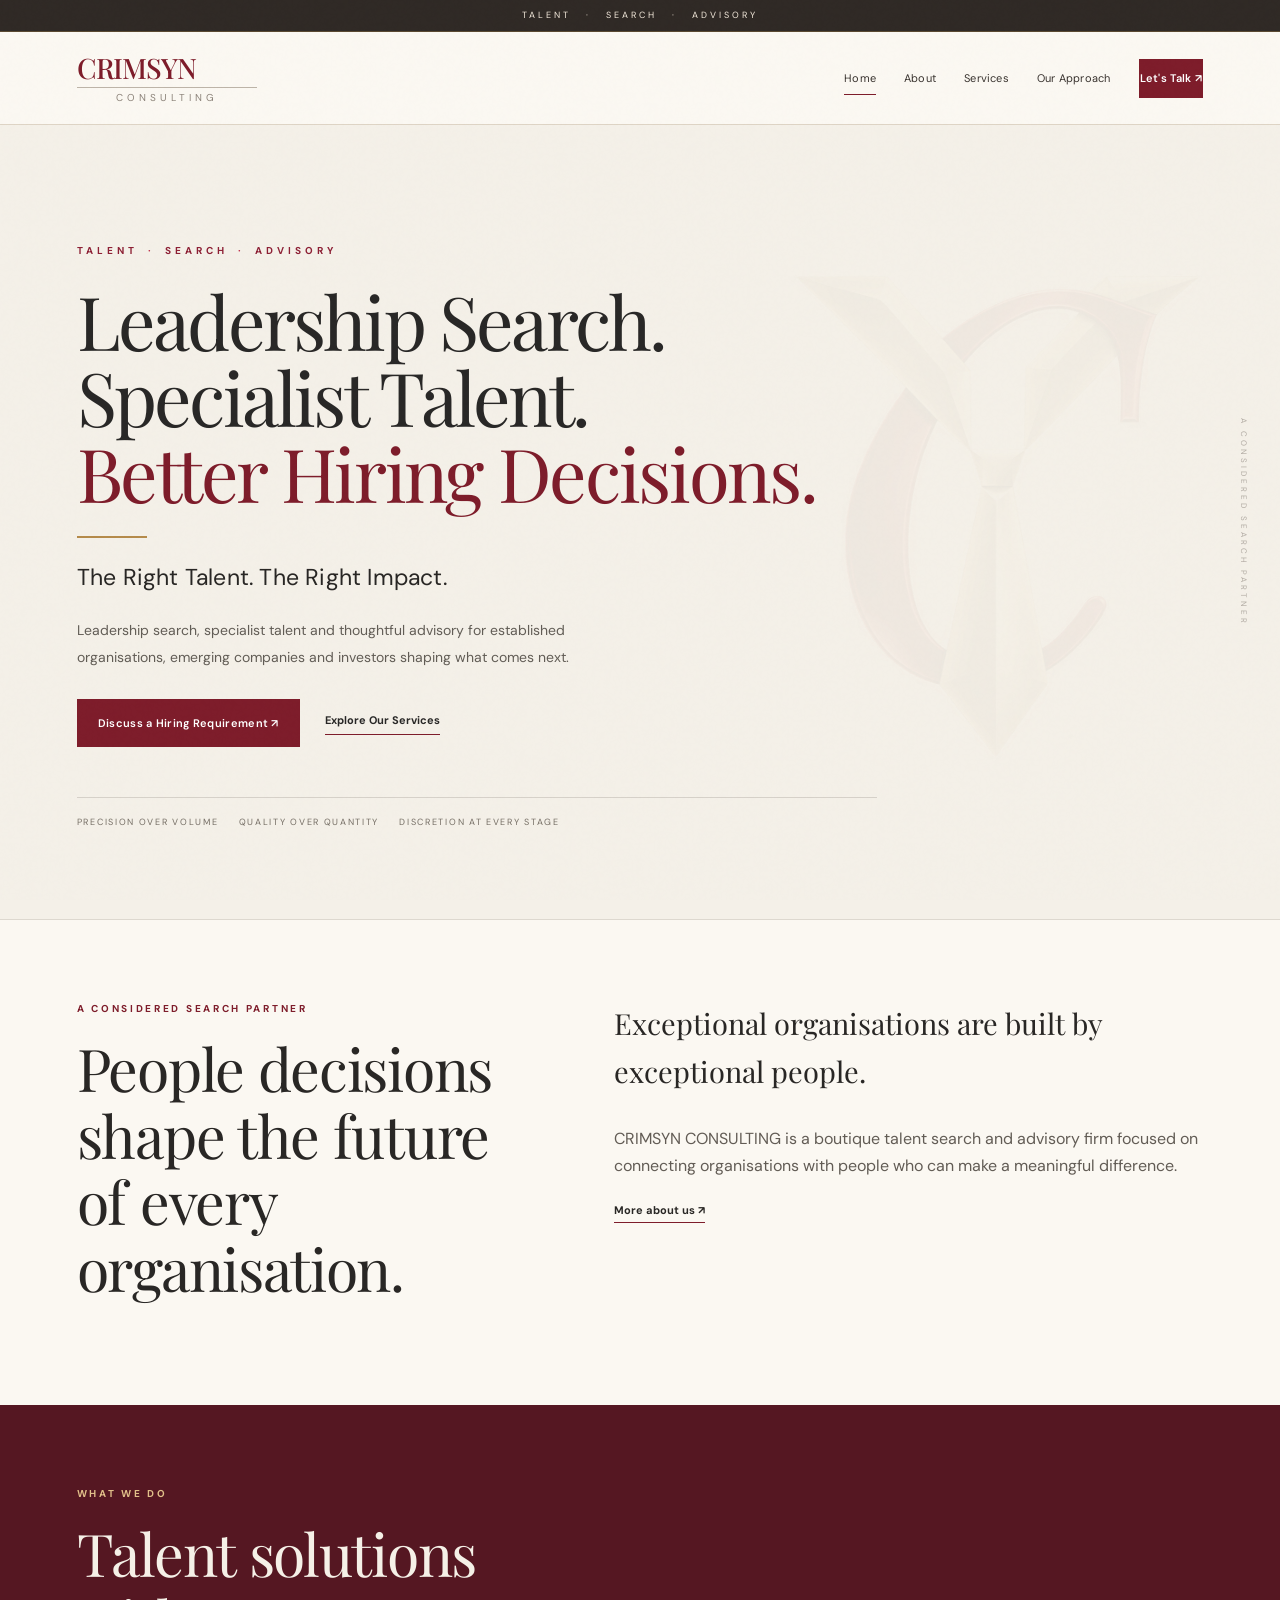
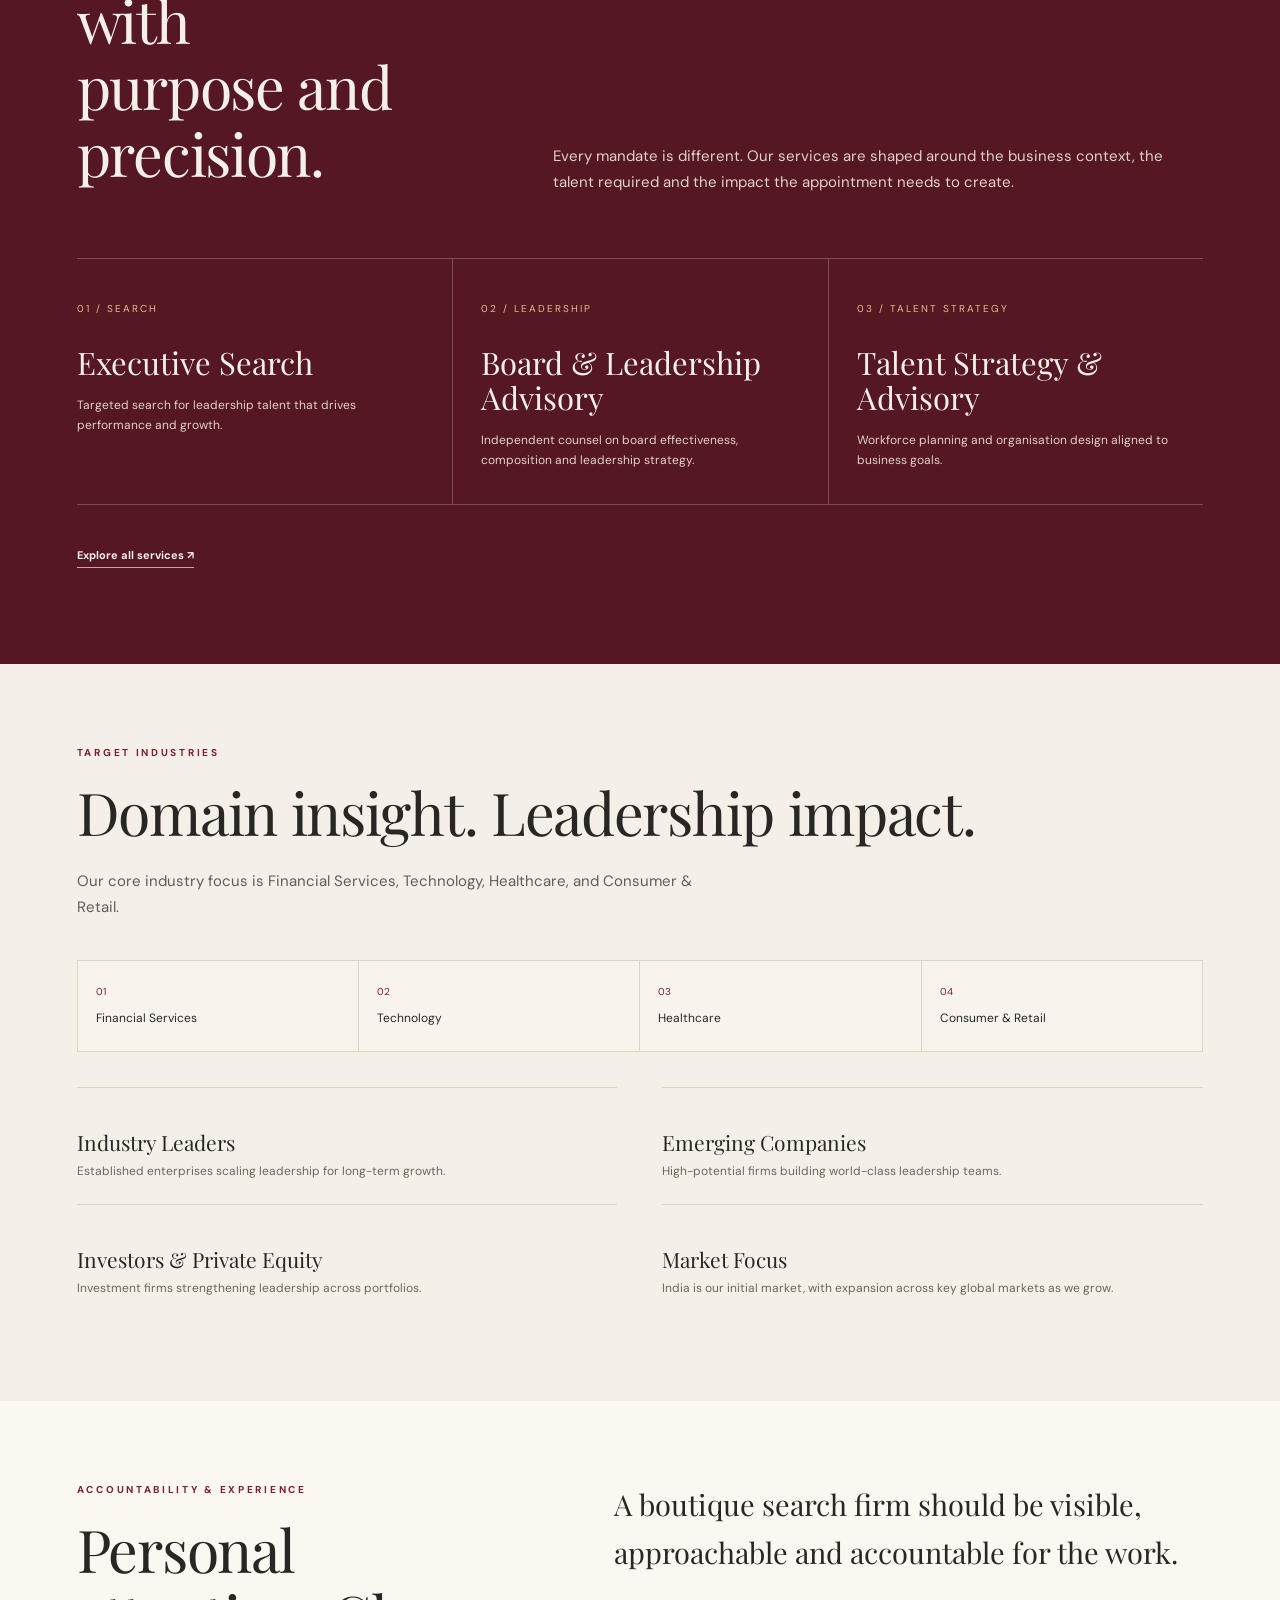
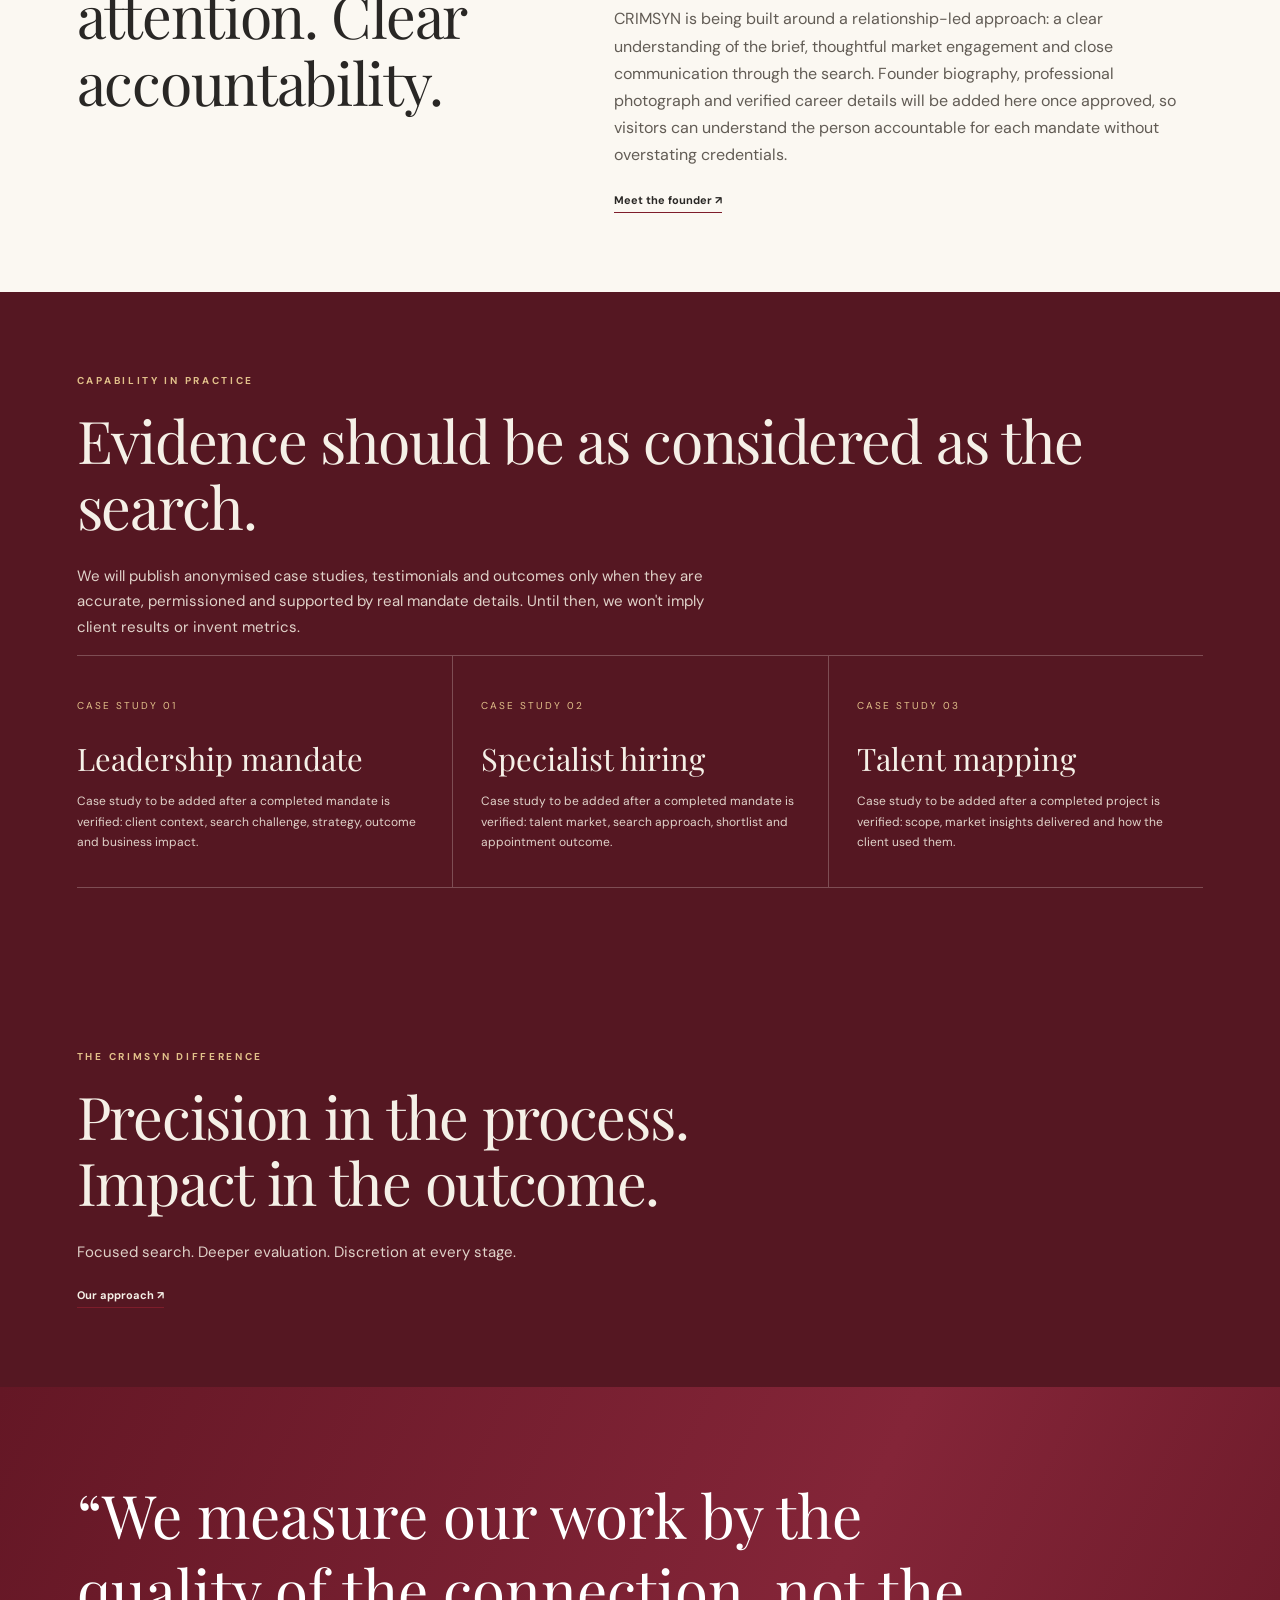
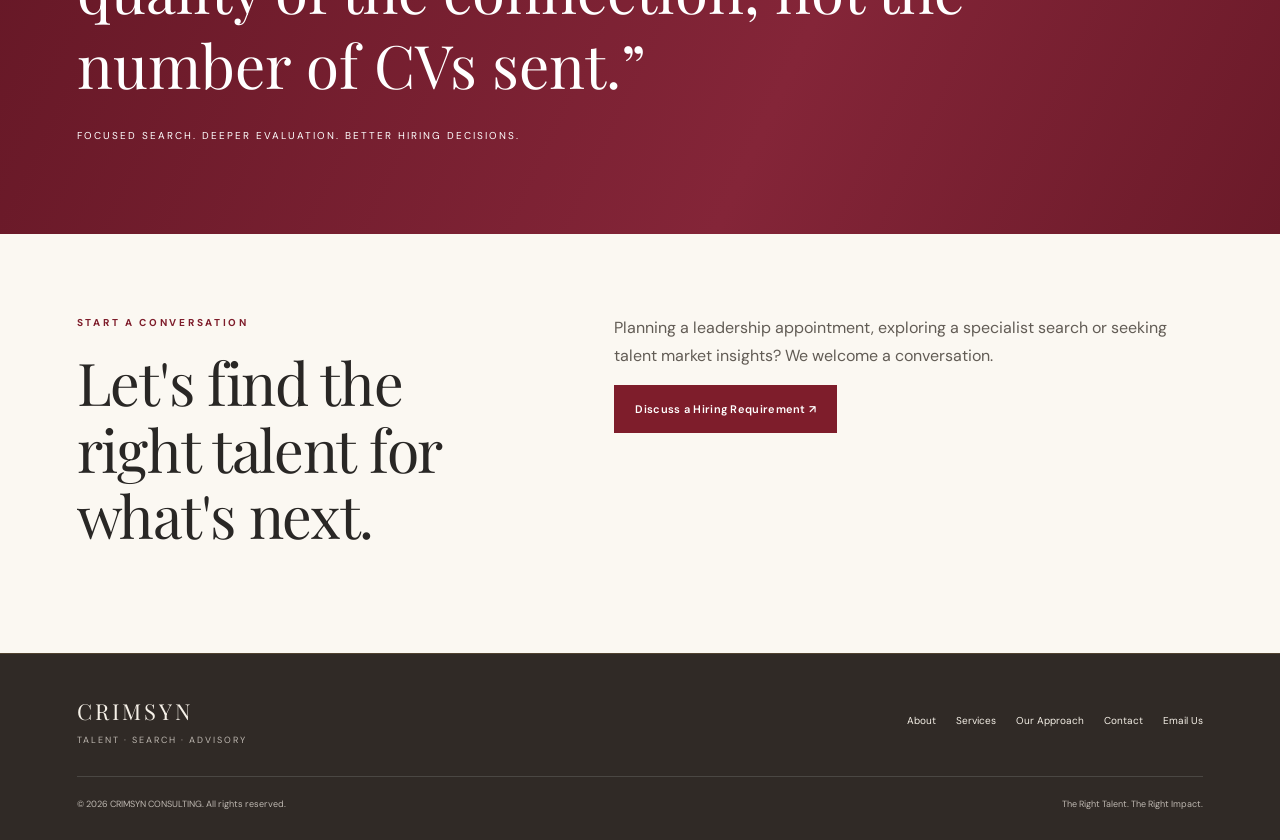
<file: index.html>
<!DOCTYPE html>
<html lang="en">
<head>
  <meta charset="UTF-8">
  <meta name="viewport" content="width=device-width, initial-scale=1.0">
  <meta name="theme-color" content="#292725">
  <meta name="description" content="CRIMSYN CONSULTING is a boutique recruitment and talent advisory firm specialising in leadership search, specialist hiring and strategic talent solutions.">

  <title>Talent, Search &amp; Advisory | CRIMSYN CONSULTING</title>

  <link rel="stylesheet" href="styles.css">
</head>

<body>

  <div class="topbar">
    Talent &nbsp; · &nbsp; Search &nbsp; · &nbsp; Advisory
  </div>

  <header>
    <div class="container nav">

      <a class="brand brand-wordmark"
         href="index.html"
         aria-label="CRIMSYN CONSULTING home">
        <span class="brand-name">CRIMSYN</span>
        <span class="brand-subtitle">CONSULTING</span>
      </a>

      <nav class="nav-links" aria-label="Main navigation">
        <a href="index.html" data-page="home">Home</a>
        <a href="about.html" data-page="about">About</a>
        <a href="services.html" data-page="services">Services</a>
        <a href="approach.html" data-page="approach">Our Approach</a>
        <a href="contact.html" class="nav-cta" data-page="contact">Let's Talk ↗</a>
      </nav>

    </div>
  </header>

  <main>

    <!-- HERO SECTION -->

    <section class="hero hero-cover">
      <div class="container">
        <div class="hero-content">

          <div class="eyebrow">
            Talent <span class="crimson-dot">·</span>
            Search <span class="crimson-dot">·</span>
            Advisory
          </div>

          <h1 class="cover-wordmark">
            Leadership Search.<br>
            Specialist Talent.<br>
            <span>Better Hiring Decisions.</span>
          </h1>

          <div class="cover-rule" aria-hidden="true"></div>

          <p class="cover-tagline">
            The Right Talent. The Right Impact.
          </p>

          <p class="hero-copy">
            Leadership search, specialist talent and thoughtful advisory
            for established organisations, emerging companies and investors
            shaping what comes next.
          </p>

          <div class="hero-actions">
            <a class="button" href="contact.html">
              Discuss a Hiring Requirement ↗
            </a>

            <a class="text-link" href="services.html">
              Explore Our Services
            </a>
          </div>

          <div class="hero-foot">
            <span>Precision over volume</span>
            <span>Quality over quantity</span>
            <span>Discretion at every stage</span>
          </div>

        </div>
      </div>

      <span class="hero-caption">A considered search partner</span>
    </section>


    <!-- INTRODUCTION -->

    <section class="section">
      <div class="container split">

        <div class="reveal">
          <div class="eyebrow">A considered search partner</div>

          <h2>
            People decisions shape the future of every organisation.
          </h2>
        </div>

        <div class="reveal">
          <p class="large-copy">
            Exceptional organisations are built by exceptional people.
          </p>

          <p class="muted">
            CRIMSYN CONSULTING is a boutique talent search and advisory
            firm focused on connecting organisations with people who can
            make a meaningful difference.
          </p>

          <a class="text-link" href="about.html">
            More about us ↗
          </a>
        </div>

      </div>
    </section>


    <!-- SERVICES -->

    <section class="section dark">
      <div class="container">

        <div class="services-heading">

          <div class="reveal">
            <div class="eyebrow">What we do</div>

            <h2>
              Talent solutions with<br>
              purpose and precision.
            </h2>
          </div>

          <p class="section-intro reveal">
            Every mandate is different. Our services are shaped around
            the business context, the talent required and the impact
            the appointment needs to create.
          </p>

        </div>

        <div class="services-grid">

          <article class="service-card reveal">
            <span class="service-number">01 / SEARCH</span>
            <h3>Executive Search</h3>
            <p>
              Targeted search for leadership talent that drives
              performance and growth.
            </p>
          </article>

          <article class="service-card reveal">
            <span class="service-number">02 / LEADERSHIP</span>
            <h3>Board &amp; Leadership Advisory</h3>
            <p>
              Independent counsel on board effectiveness,
              composition and leadership strategy.
            </p>
          </article>

          <article class="service-card reveal">
            <span class="service-number">03 / TALENT STRATEGY</span>
            <h3>Talent Strategy &amp; Advisory</h3>
            <p>
              Workforce planning and organisation design
              aligned to business goals.
            </p>
          </article>

        </div>

        <p style="margin-top:35px">
          <a class="text-link"
             style="color:var(--ivory);border-color:#d9a0aa"
             href="services.html">
            Explore all services ↗
          </a>
        </p>

      </div>
    </section>


    <!-- INDUSTRIES -->

    <section class="section functions">
      <div class="container">

        <div class="eyebrow">Target industries</div>

        <h2>Domain insight. Leadership impact.</h2>

        <p class="section-intro">
          Our core industry focus is Financial Services, Technology,
          Healthcare, and Consumer &amp; Retail.
        </p>

        <div class="function-grid">

          <div class="function-item">
            <span>01</span>
            Financial Services
          </div>

          <div class="function-item">
            <span>02</span>
            Technology
          </div>

          <div class="function-item">
            <span>03</span>
            Healthcare
          </div>

          <div class="function-item">
            <span>04</span>
            Consumer &amp; Retail
          </div>

        </div>

        <div class="engagement-grid">

          <div class="engagement">
            <h3>Industry Leaders</h3>
            <p>
              Established enterprises scaling leadership
              for long-term growth.
            </p>
          </div>

          <div class="engagement">
            <h3>Emerging Companies</h3>
            <p>
              High-potential firms building world-class
              leadership teams.
            </p>
          </div>

          <div class="engagement">
            <h3>Investors &amp; Private Equity</h3>
            <p>
              Investment firms strengthening leadership
              across portfolios.
            </p>
          </div>

          <div class="engagement">
            <h3>Market Focus</h3>
            <p>
              India is our initial market, with expansion across
              key global markets as we grow.
            </p>
          </div>

        </div>

      </div>
    </section>


    <!-- ACCOUNTABILITY AND EXPERIENCE -->

    <section class="section">
      <div class="container split">

        <div class="reveal">
          <div class="eyebrow">Accountability &amp; experience</div>

          <h2>
            Personal attention. Clear accountability.
          </h2>
        </div>

        <div class="reveal">
          <p class="large-copy">
            A boutique search firm should be visible, approachable
            and accountable for the work.
          </p>

          <p class="muted">
            CRIMSYN is being built around a relationship-led approach:
            a clear understanding of the brief, thoughtful market
            engagement and close communication through the search.
            Founder biography, professional photograph and verified
            career details will be added here once approved, so visitors
            can understand the person accountable for each mandate
            without overstating credentials.
          </p>

          <a class="text-link" href="about.html#leadership">
            Meet the founder ↗
          </a>
        </div>

      </div>
    </section>


    <!-- CAPABILITY AND CASE STUDIES -->

    <section class="section dark">
      <div class="container">

        <div class="eyebrow">Capability in practice</div>

        <h2>
          Evidence should be as considered as the search.
        </h2>

        <p class="section-intro">
          We will publish anonymised case studies, testimonials and
          outcomes only when they are accurate, permissioned and
          supported by real mandate details. Until then, we won't
          imply client results or invent metrics.
        </p>

        <div class="services-grid">

          <article class="service-card">
            <span class="service-number">CASE STUDY 01</span>
            <h3>Leadership mandate</h3>
            <p>
              Case study to be added after a completed mandate is
              verified: client context, search challenge, strategy,
              outcome and business impact.
            </p>
          </article>

          <article class="service-card">
            <span class="service-number">CASE STUDY 02</span>
            <h3>Specialist hiring</h3>
            <p>
              Case study to be added after a completed mandate is
              verified: talent market, search approach, shortlist
              and appointment outcome.
            </p>
          </article>

          <article class="service-card">
            <span class="service-number">CASE STUDY 03</span>
            <h3>Talent mapping</h3>
            <p>
              Case study to be added after a completed project is
              verified: scope, market insights delivered and how
              the client used them.
            </p>
          </article>

        </div>

      </div>
    </section>


    <!-- TEXT-ONLY BRAND STATEMENT: NO INTERIOR IMAGE -->

    <section class="section dark">
      <div class="container">

        <div class="eyebrow">The CRIMSYN difference</div>

        <h2>
          Precision in the process.<br>
          Impact in the outcome.
        </h2>

        <p class="section-intro">
          Focused search. Deeper evaluation. Discretion at every stage.
        </p>

        <a class="text-link"
           href="approach.html">
          Our approach ↗
        </a>

      </div>
    </section>


    <!-- BRAND QUOTATION -->

    <section class="statement"
             style="background-color:#782536;color:#ffffff;">

      <div class="container">

        <blockquote style="color:#ffffff;">
          “We measure our work by the quality of the connection,
          not the number of CVs sent.”
        </blockquote>

        <p style="color:#ffffff;">
          Focused search. Deeper evaluation. Better hiring decisions.
        </p>

      </div>

    </section>


    <!-- CONTACT CTA -->

    <section class="section">
      <div class="container split">

        <div>
          <div class="eyebrow">Start a conversation</div>

          <h2>
            Let's find the right talent for what's next.
          </h2>
        </div>

        <div>
          <p class="muted">
            Planning a leadership appointment, exploring a specialist
            search or seeking talent market insights? We welcome
            a conversation.
          </p>

          <a class="button" href="contact.html">
            Discuss a Hiring Requirement ↗
          </a>
        </div>

      </div>
    </section>

  </main>


  <!-- FOOTER -->

  <footer>
    <div class="container">

      <div class="footer-top">

        <a href="index.html" class="footer-brand">
          CRIMSYN
          <small>TALENT · SEARCH · ADVISORY</small>
        </a>

        <nav class="footer-nav" aria-label="Footer navigation">
          <a href="about.html">About</a>
          <a href="services.html">Services</a>
          <a href="approach.html">Our Approach</a>
          <a href="contact.html">Contact</a>
          <a href="mailto:info@crimsynconsulting.com">Email Us</a>
        </nav>

      </div>

      <div class="footer-bottom">
        <span>© 2026 CRIMSYN CONSULTING. All rights reserved.</span>
        <span>The Right Talent. The Right Impact.</span>
      </div>

    </div>
  </footer>


  <script src="script.js"></script>

  <script>
    document.querySelectorAll('.nav-links a[data-page]').forEach(a => {
      if (a.dataset.page === 'home') {
        a.classList.add('active');
      }
    });
  </script>

</body>
</html>
</file>
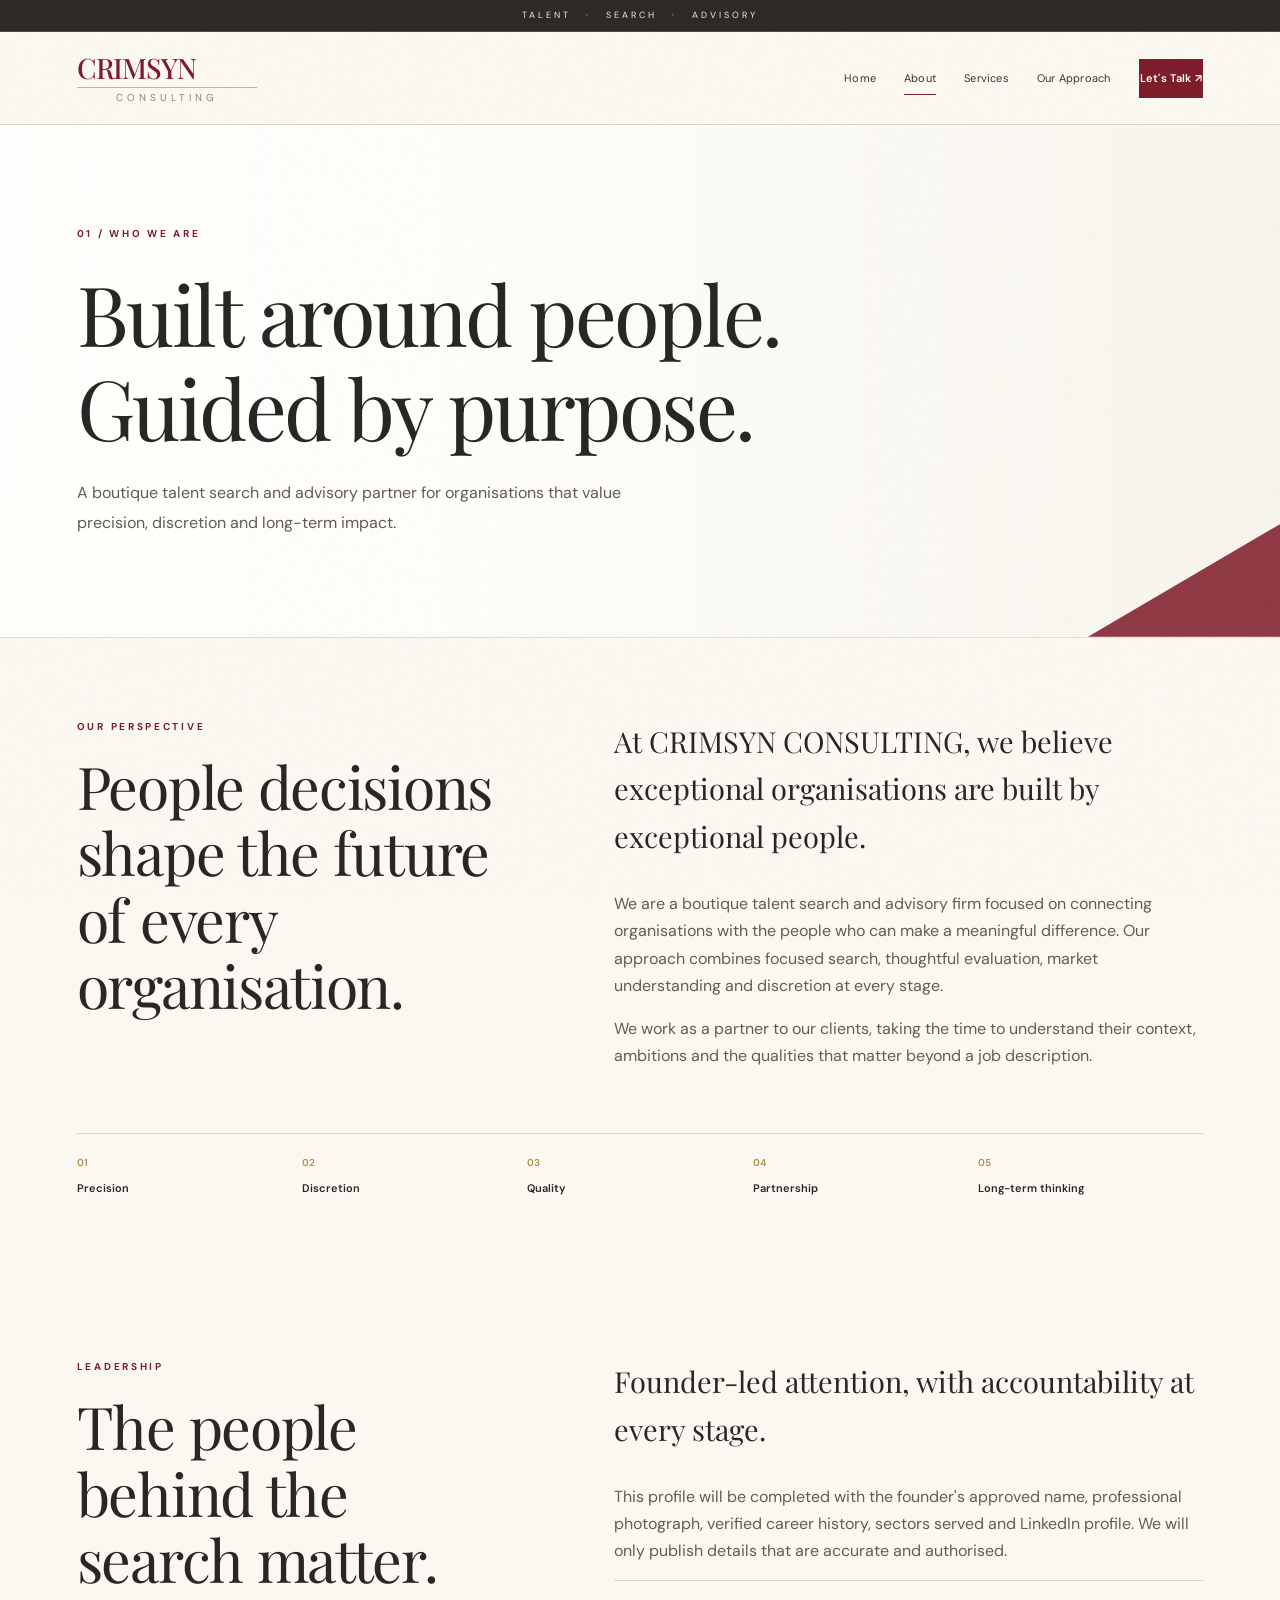
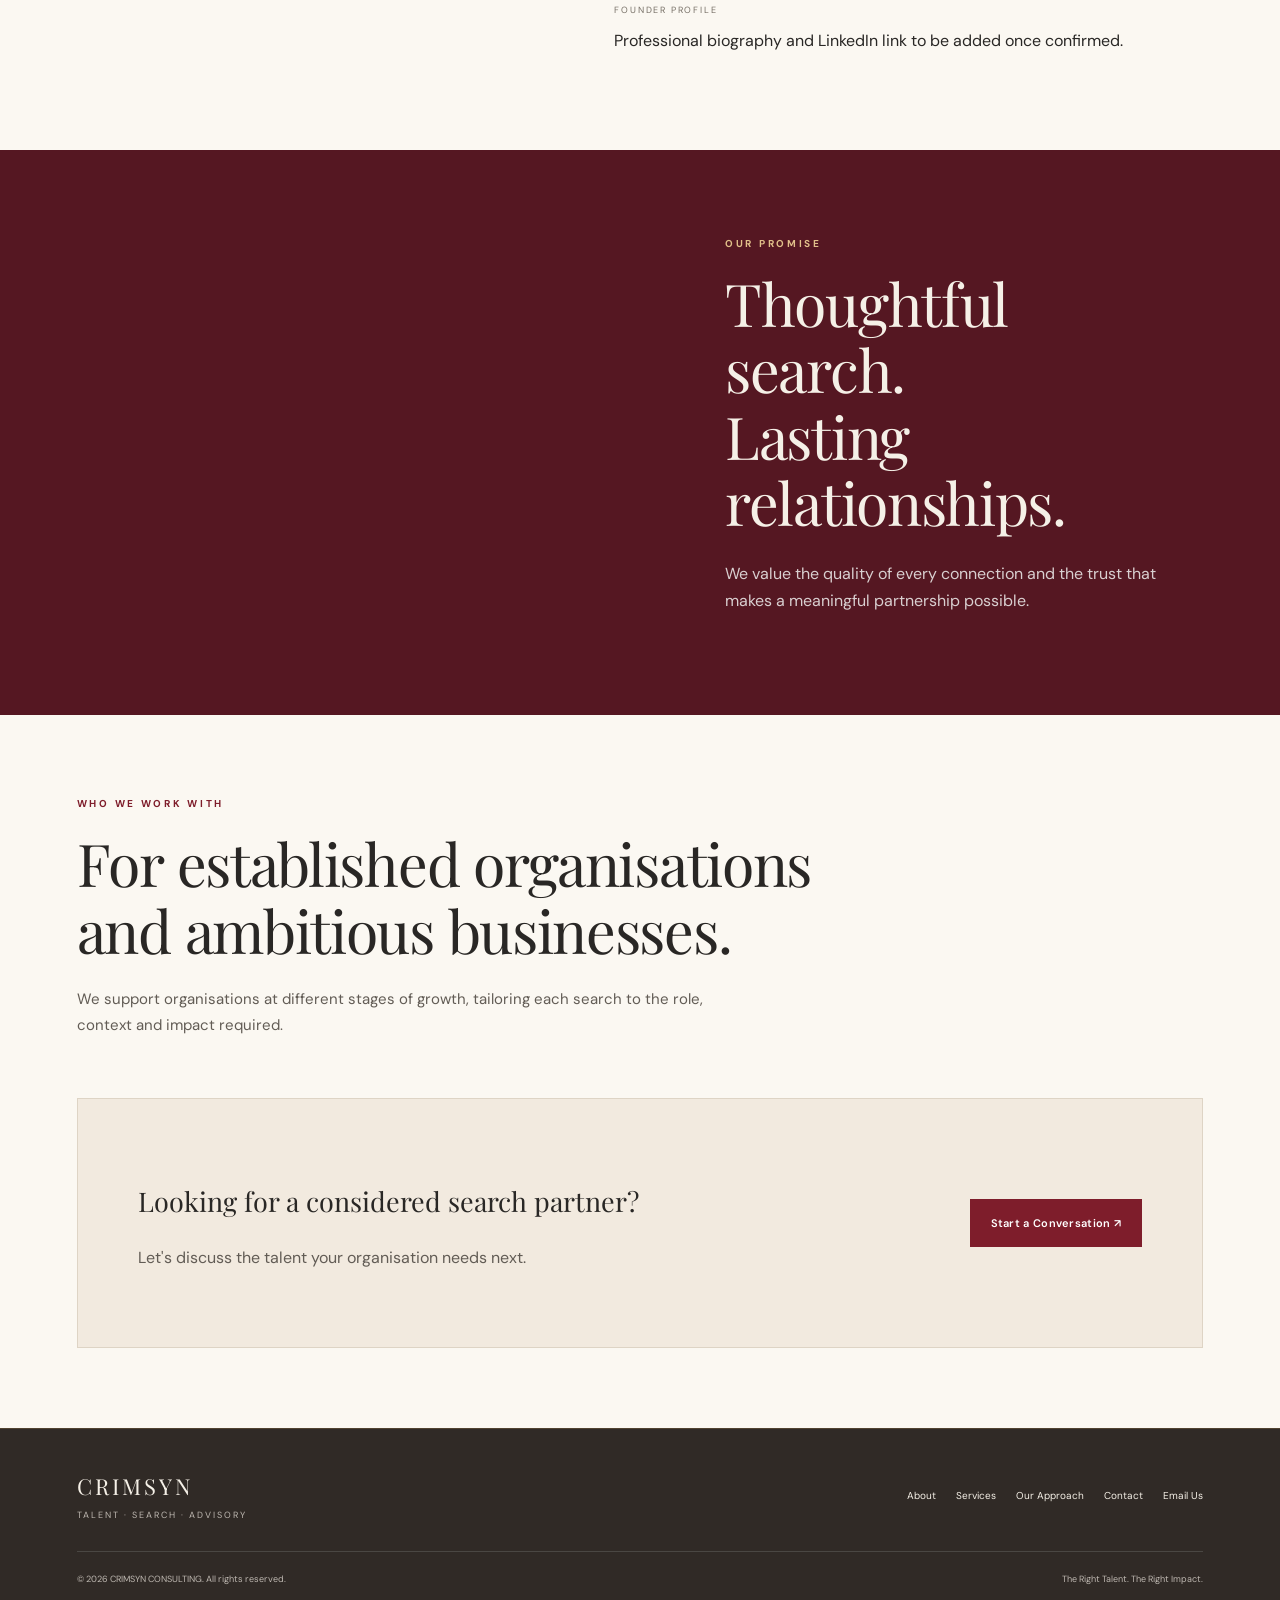
<file: about.html>
<!DOCTYPE html>
<html lang="en"><head><meta charset="UTF-8"><meta name="viewport" content="width=device-width, initial-scale=1.0"><meta name="theme-color" content="#292725"><meta name="description" content="Learn about CRIMSYN CONSULTING, a boutique talent search and advisory firm guided by precision, discretion and partnership."><title>About | CRIMSYN CONSULTING</title><link rel="stylesheet" href="styles.css"></head><body>

<div class="topbar">Talent &nbsp; · &nbsp; Search &nbsp; · &nbsp; Advisory</div>
<header><div class="container nav">
  <a class="brand brand-wordmark" href="index.html" aria-label="CRIMSYN CONSULTING home"><span class="brand-name">CRIMSYN</span><span class="brand-subtitle">CONSULTING</span></a>
  <nav class="nav-links" aria-label="Main navigation">
    <a href="index.html" data-page="home">Home</a><a href="about.html" data-page="about">About</a><a href="services.html" data-page="services">Services</a><a href="approach.html" data-page="approach">Our Approach</a><a href="contact.html" class="nav-cta" data-page="contact">Let's Talk ↗</a>
  </nav>
</div></header>

<main>

<section class="page-hero" style="--page-image:url('https://images.unsplash.com/photo-1497366811353-6870744d04b2?auto=format&fit=crop&w=1800&q=85')"><div class="container"><div class="eyebrow">01 / Who We Are</div><h1>Built around people.<br>Guided by purpose.</h1><p>A boutique talent search and advisory partner for organisations that value precision, discretion and long-term impact.</p></div></section>
<section class="section"><div class="container split"><div class="reveal"><div class="eyebrow">Our perspective</div><h2>People decisions shape the future of every organisation.</h2></div><div class="reveal"><p class="large-copy">At CRIMSYN CONSULTING, we believe exceptional organisations are built by exceptional people.</p><p class="muted">We are a boutique talent search and advisory firm focused on connecting organisations with the people who can make a meaningful difference. Our approach combines focused search, thoughtful evaluation, market understanding and discretion at every stage.</p><p class="muted">We work as a partner to our clients, taking the time to understand their context, ambitions and the qualities that matter beyond a job description.</p></div></div>
<div class="container values"><div class="value"><span>01</span>Precision</div><div class="value"><span>02</span>Discretion</div><div class="value"><span>03</span>Quality</div><div class="value"><span>04</span>Partnership</div><div class="value"><span>05</span>Long-term thinking</div></div></section>
<section class="section" id="leadership"><div class="container split"><div><div class="eyebrow">Leadership</div><h2>The people behind the search matter.</h2></div><div><p class="large-copy">Founder-led attention, with accountability at every stage.</p><p class="muted">This profile will be completed with the founder's approved name, professional photograph, verified career history, sectors served and LinkedIn profile. We will only publish details that are accurate and authorised.</p><div class="contact-box"><span class="label">Founder profile</span><p>Professional biography and LinkedIn link to be added once confirmed.</p></div></div></div></section>
<section class="image-band"><div class="image-band-visual" style="background-image:url('https://images.unsplash.com/photo-1497366754035-f200968a6e72?auto=format&fit=crop&w=1200&q=85')"></div><div class="image-band-copy"><div class="eyebrow">Our promise</div><h2>Thoughtful search.<br>Lasting relationships.</h2><p>We value the quality of every connection and the trust that makes a meaningful partnership possible.</p></div></section>
<section class="section"><div class="container"><div class="eyebrow">Who we work with</div><h2>For established organisations<br>and ambitious businesses.</h2><p class="section-intro">We support organisations at different stages of growth, tailoring each search to the role, context and impact required.</p><div class="contact-panel"><div><h3>Looking for a considered search partner?</h3><p class="muted">Let's discuss the talent your organisation needs next.</p></div><a class="button" href="contact.html">Start a Conversation ↗</a></div></div></section>

</main>

<footer><div class="container"><div class="footer-top">
  <a href="index.html" class="footer-brand">CRIMSYN<small>TALENT · SEARCH · ADVISORY</small></a>
  <nav class="footer-nav" aria-label="Footer navigation"><a href="about.html">About</a><a href="services.html">Services</a><a href="approach.html">Our Approach</a><a href="contact.html">Contact</a><a href="mailto:info@crimsynconsulting.com">Email Us</a></nav>
</div><div class="footer-bottom"><span>© 2026 CRIMSYN CONSULTING. All rights reserved.</span><span>The Right Talent. The Right Impact.</span></div></div></footer>
<script src="script.js"></script>
<script>
document.querySelectorAll('.nav-links a[data-page]').forEach(a=>{if(a.dataset.page==='about')a.classList.add('active')});
</script>

</body></html>
</file>
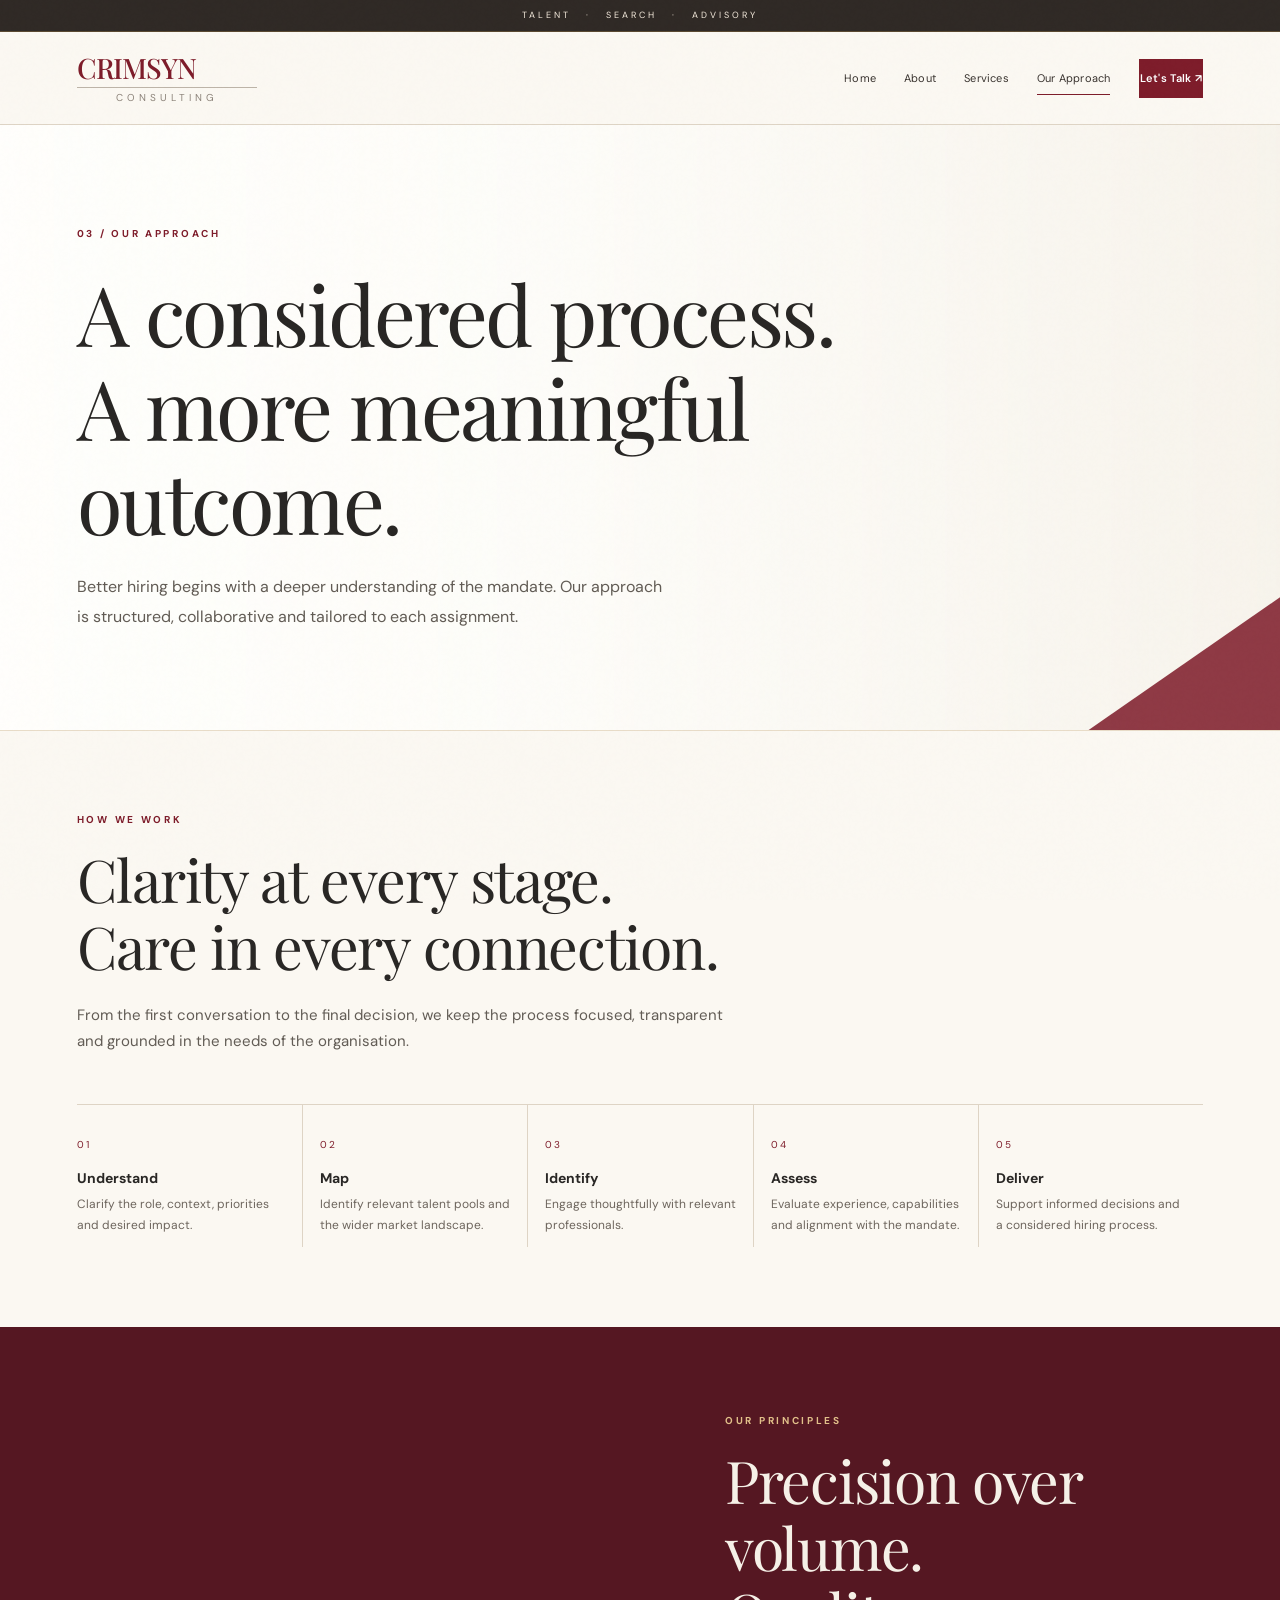
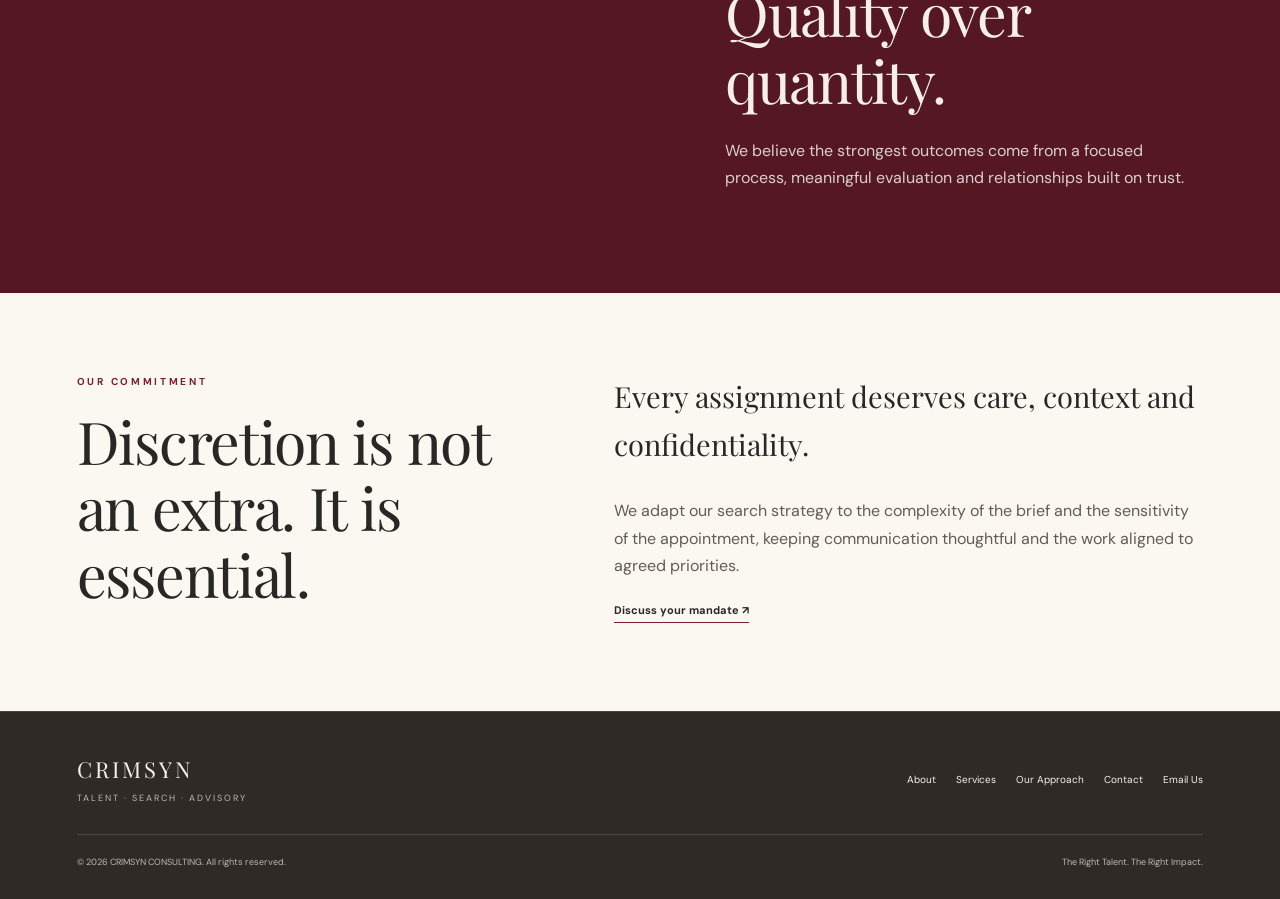
<file: approach.html>
<!DOCTYPE html>
<html lang="en"><head><meta charset="UTF-8"><meta name="viewport" content="width=device-width, initial-scale=1.0"><meta name="theme-color" content="#292725"><meta name="description" content="Discover CRIMSYN CONSULTING's structured five-step search process built around understanding, mapping, identifying, assessing and delivering."><title>Our Approach | CRIMSYN CONSULTING</title><link rel="stylesheet" href="styles.css"></head><body>

<div class="topbar">Talent &nbsp; · &nbsp; Search &nbsp; · &nbsp; Advisory</div>
<header><div class="container nav">
  <a class="brand brand-wordmark" href="index.html" aria-label="CRIMSYN CONSULTING home"><span class="brand-name">CRIMSYN</span><span class="brand-subtitle">CONSULTING</span></a>
  <nav class="nav-links" aria-label="Main navigation">
    <a href="index.html" data-page="home">Home</a><a href="about.html" data-page="about">About</a><a href="services.html" data-page="services">Services</a><a href="approach.html" data-page="approach">Our Approach</a><a href="contact.html" class="nav-cta" data-page="contact">Let's Talk ↗</a>
  </nav>
</div></header>

<main>

<section class="page-hero" style="--page-image:url('https://images.unsplash.com/photo-1497366811353-6870744d04b2?auto=format&fit=crop&w=1800&q=85')"><div class="container"><div class="eyebrow">03 / Our Approach</div><h1>A considered process.<br>A more meaningful outcome.</h1><p>Better hiring begins with a deeper understanding of the mandate. Our approach is structured, collaborative and tailored to each assignment.</p></div></section>
<section class="section"><div class="container"><div class="eyebrow">How we work</div><h2>Clarity at every stage.<br>Care in every connection.</h2><p class="section-intro">From the first conversation to the final decision, we keep the process focused, transparent and grounded in the needs of the organisation.</p><div class="process-grid"><div class="process-step reveal"><span>01</span><h3>Understand</h3><p>Clarify the role, context, priorities and desired impact.</p></div><div class="process-step reveal"><span>02</span><h3>Map</h3><p>Identify relevant talent pools and the wider market landscape.</p></div><div class="process-step reveal"><span>03</span><h3>Identify</h3><p>Engage thoughtfully with relevant professionals.</p></div><div class="process-step reveal"><span>04</span><h3>Assess</h3><p>Evaluate experience, capabilities and alignment with the mandate.</p></div><div class="process-step reveal"><span>05</span><h3>Deliver</h3><p>Support informed decisions and a considered hiring process.</p></div></div></div></section>
<section class="image-band"><div class="image-band-visual" style="background-image:url('https://images.unsplash.com/photo-1497366216548-37526070297c?auto=format&fit=crop&w=1200&q=85')"></div><div class="image-band-copy"><div class="eyebrow">Our principles</div><h2>Precision over volume.<br>Quality over quantity.</h2><p>We believe the strongest outcomes come from a focused process, meaningful evaluation and relationships built on trust.</p></div></section>
<section class="section"><div class="container split"><div><div class="eyebrow">Our commitment</div><h2>Discretion is not an extra. It is essential.</h2></div><div><p class="large-copy">Every assignment deserves care, context and confidentiality.</p><p class="muted">We adapt our search strategy to the complexity of the brief and the sensitivity of the appointment, keeping communication thoughtful and the work aligned to agreed priorities.</p><a class="text-link" href="contact.html">Discuss your mandate ↗</a></div></div></section>

</main>

<footer><div class="container"><div class="footer-top">
  <a href="index.html" class="footer-brand">CRIMSYN<small>TALENT · SEARCH · ADVISORY</small></a>
  <nav class="footer-nav" aria-label="Footer navigation"><a href="about.html">About</a><a href="services.html">Services</a><a href="approach.html">Our Approach</a><a href="contact.html">Contact</a><a href="mailto:info@crimsynconsulting.com">Email Us</a></nav>
</div><div class="footer-bottom"><span>© 2026 CRIMSYN CONSULTING. All rights reserved.</span><span>The Right Talent. The Right Impact.</span></div></div></footer>
<script src="script.js"></script>
<script>
document.querySelectorAll('.nav-links a[data-page]').forEach(a=>{if(a.dataset.page==='approach')a.classList.add('active')});
</script>

</body></html>
</file>
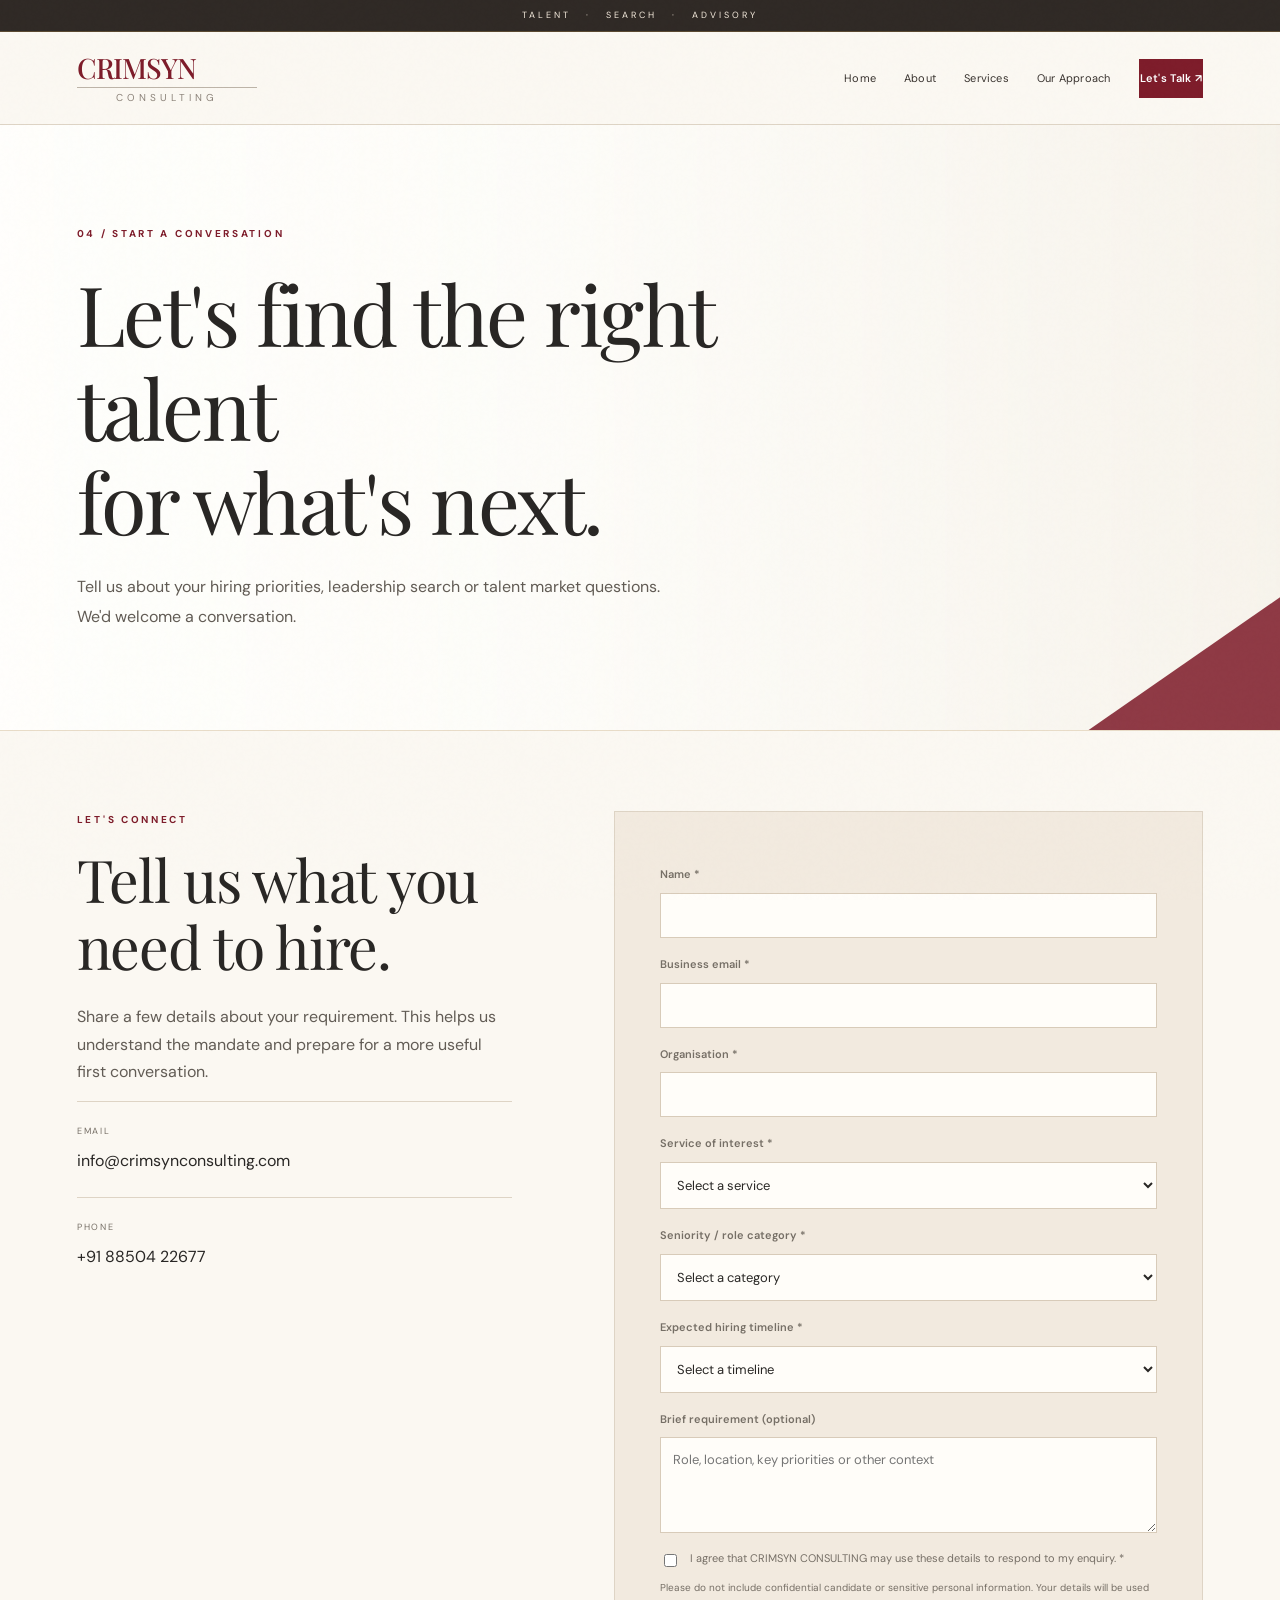
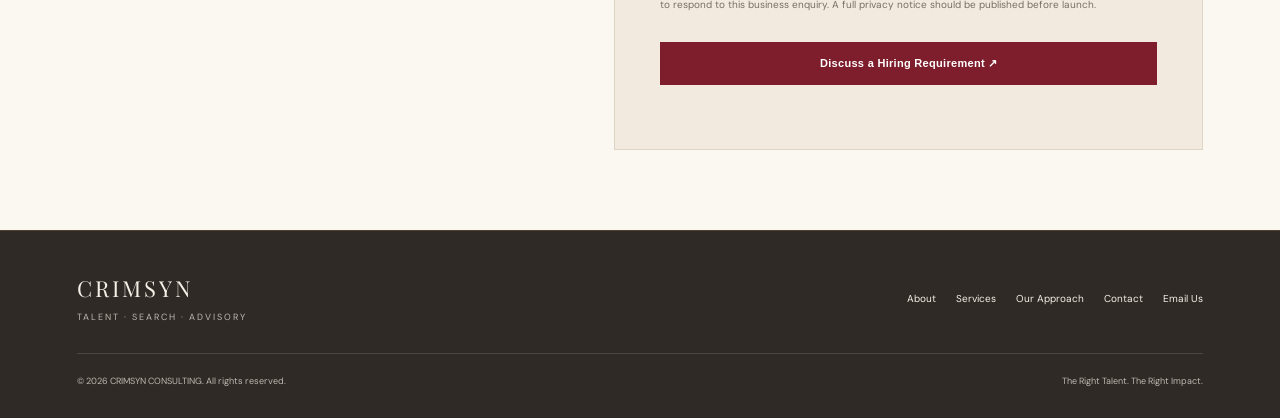
<file: contact.html>
<!DOCTYPE html>
<html lang="en"><head><meta charset="UTF-8"><meta name="viewport" content="width=device-width, initial-scale=1.0"><meta name="theme-color" content="#292725"><meta name="description" content="Contact CRIMSYN CONSULTING for executive search, specialist talent hiring and talent advisory enquiries."><title>Contact | CRIMSYN CONSULTING</title><link rel="stylesheet" href="styles.css"></head><body>

<div class="topbar">Talent &nbsp; · &nbsp; Search &nbsp; · &nbsp; Advisory</div>
<header><div class="container nav">
  <a class="brand brand-wordmark" href="index.html" aria-label="CRIMSYN CONSULTING home"><span class="brand-name">CRIMSYN</span><span class="brand-subtitle">CONSULTING</span></a>
  <nav class="nav-links" aria-label="Main navigation">
    <a href="index.html" data-page="home">Home</a><a href="about.html" data-page="about">About</a><a href="services.html" data-page="services">Services</a><a href="approach.html" data-page="approach">Our Approach</a><a href="contact.html" class="nav-cta" data-page="contact">Let's Talk ↗</a>
  </nav>
</div></header>

<main>

<section class="page-hero" style="--page-image:url('https://images.unsplash.com/photo-1497366754035-f200968a6e72?auto=format&fit=crop&w=1800&q=85')"><div class="container"><div class="eyebrow">04 / Start a Conversation</div><h1>Let's find the right talent<br>for what's next.</h1><p>Tell us about your hiring priorities, leadership search or talent market questions. We'd welcome a conversation.</p></div></section>

<section class="section"><div class="container"><div class="split"><div><div class="eyebrow">Let's connect</div><h2>Tell us what you need to hire.</h2><p class="muted">Share a few details about your requirement. This helps us understand the mandate and prepare for a more useful first conversation.</p><div class="contact-box"><span class="label">Email</span><a href="mailto:info@crimsynconsulting.com">info@crimsynconsulting.com</a></div><div class="contact-box" style="margin-top:22px"><span class="label">Phone</span><a href="tel:+918850422677">+91 88504 22677</a></div></div>
<div class="enquiry-wrap"><form id="enquiry-form" class="enquiry-form">
<label for="full-name">Name *</label><input id="full-name" name="name" autocomplete="name" required>
<label for="business-email">Business email *</label><input id="business-email" name="email" type="email" autocomplete="email" required>
<label for="organisation">Organisation *</label><input id="organisation" name="organisation" autocomplete="organization" required>
<label for="service">Service of interest *</label><select id="service" name="service" required><option value="">Select a service</option><option>Executive Search</option><option>Specialist Talent Search</option><option>Talent Advisory / Talent Mapping</option><option>Not sure yet</option></select>
<label for="seniority">Seniority / role category *</label><select id="seniority" name="seniority" required><option value="">Select a category</option><option>Board / C-suite</option><option>Senior leadership</option><option>Mid-level professional</option><option>Specialist / individual contributor</option><option>Multiple roles / workforce project</option></select>
<label for="timeline">Expected hiring timeline *</label><select id="timeline" name="timeline" required><option value="">Select a timeline</option><option>Immediately / within 30 days</option><option>1–2 months</option><option>3–6 months</option><option>Exploratory / not yet defined</option></select>
<label for="details">Brief requirement (optional)</label><textarea id="details" name="details" rows="4" placeholder="Role, location, key priorities or other context"></textarea>
<label class="consent"><input type="checkbox" id="consent" required> I agree that CRIMSYN CONSULTING may use these details to respond to my enquiry. *</label>
<p class="privacy-note">Please do not include confidential candidate or sensitive personal information. Your details will be used to respond to this business enquiry. A full privacy notice should be published before launch.</p>
<button class="button" type="submit">Discuss a Hiring Requirement ↗</button>
<p id="form-message" class="form-message" aria-live="polite"></p>
</form></div></div></div></section>

</main>

<footer><div class="container"><div class="footer-top">
  <a href="index.html" class="footer-brand">CRIMSYN<small>TALENT · SEARCH · ADVISORY</small></a>
  <nav class="footer-nav" aria-label="Footer navigation"><a href="about.html">About</a><a href="services.html">Services</a><a href="approach.html">Our Approach</a><a href="contact.html">Contact</a><a href="mailto:info@crimsynconsulting.com">Email Us</a></nav>
</div><div class="footer-bottom"><span>© 2026 CRIMSYN CONSULTING. All rights reserved.</span><span>The Right Talent. The Right Impact.</span></div></div></footer>
<script src="script.js"></script>
<script>
document.querySelectorAll('.nav-links a[data-page]').forEach(a=>{if(a.dataset.page==='contact')a.classList.add('active')});
</script>

</body></html>
</file>
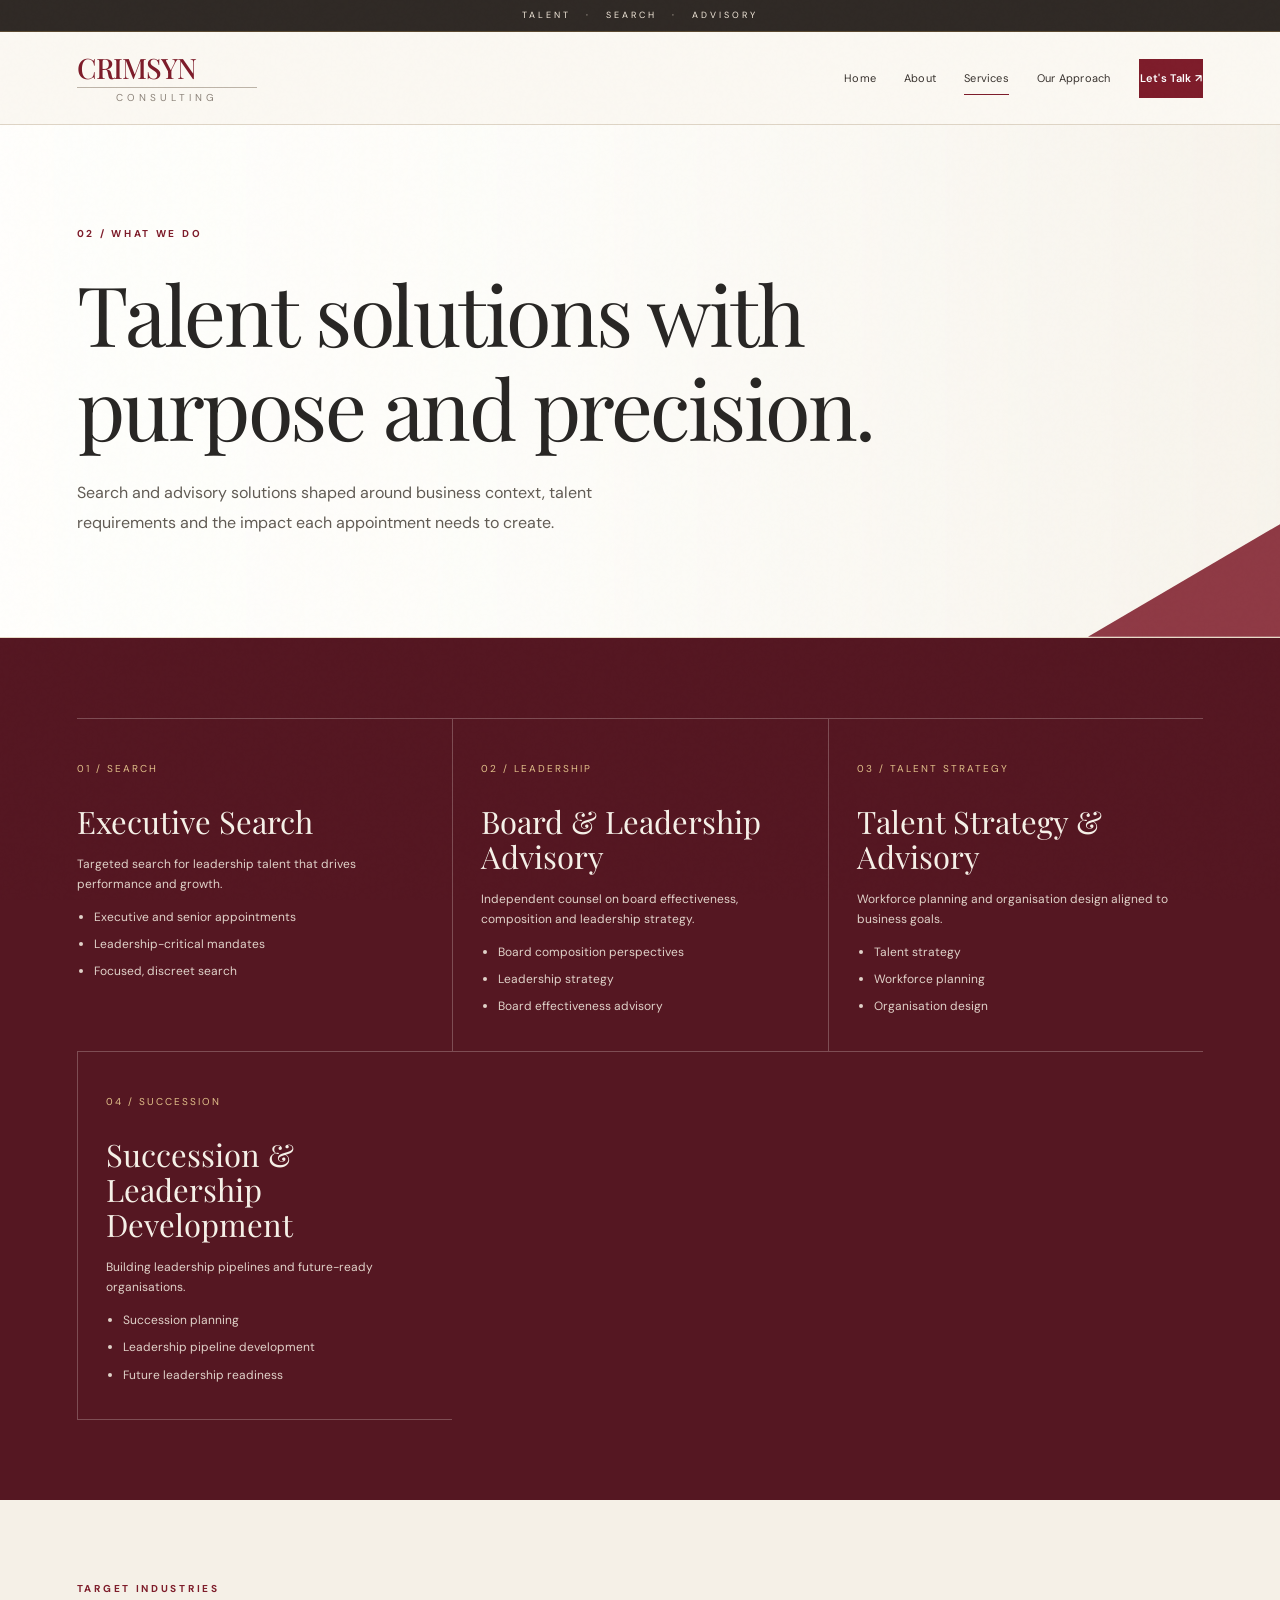
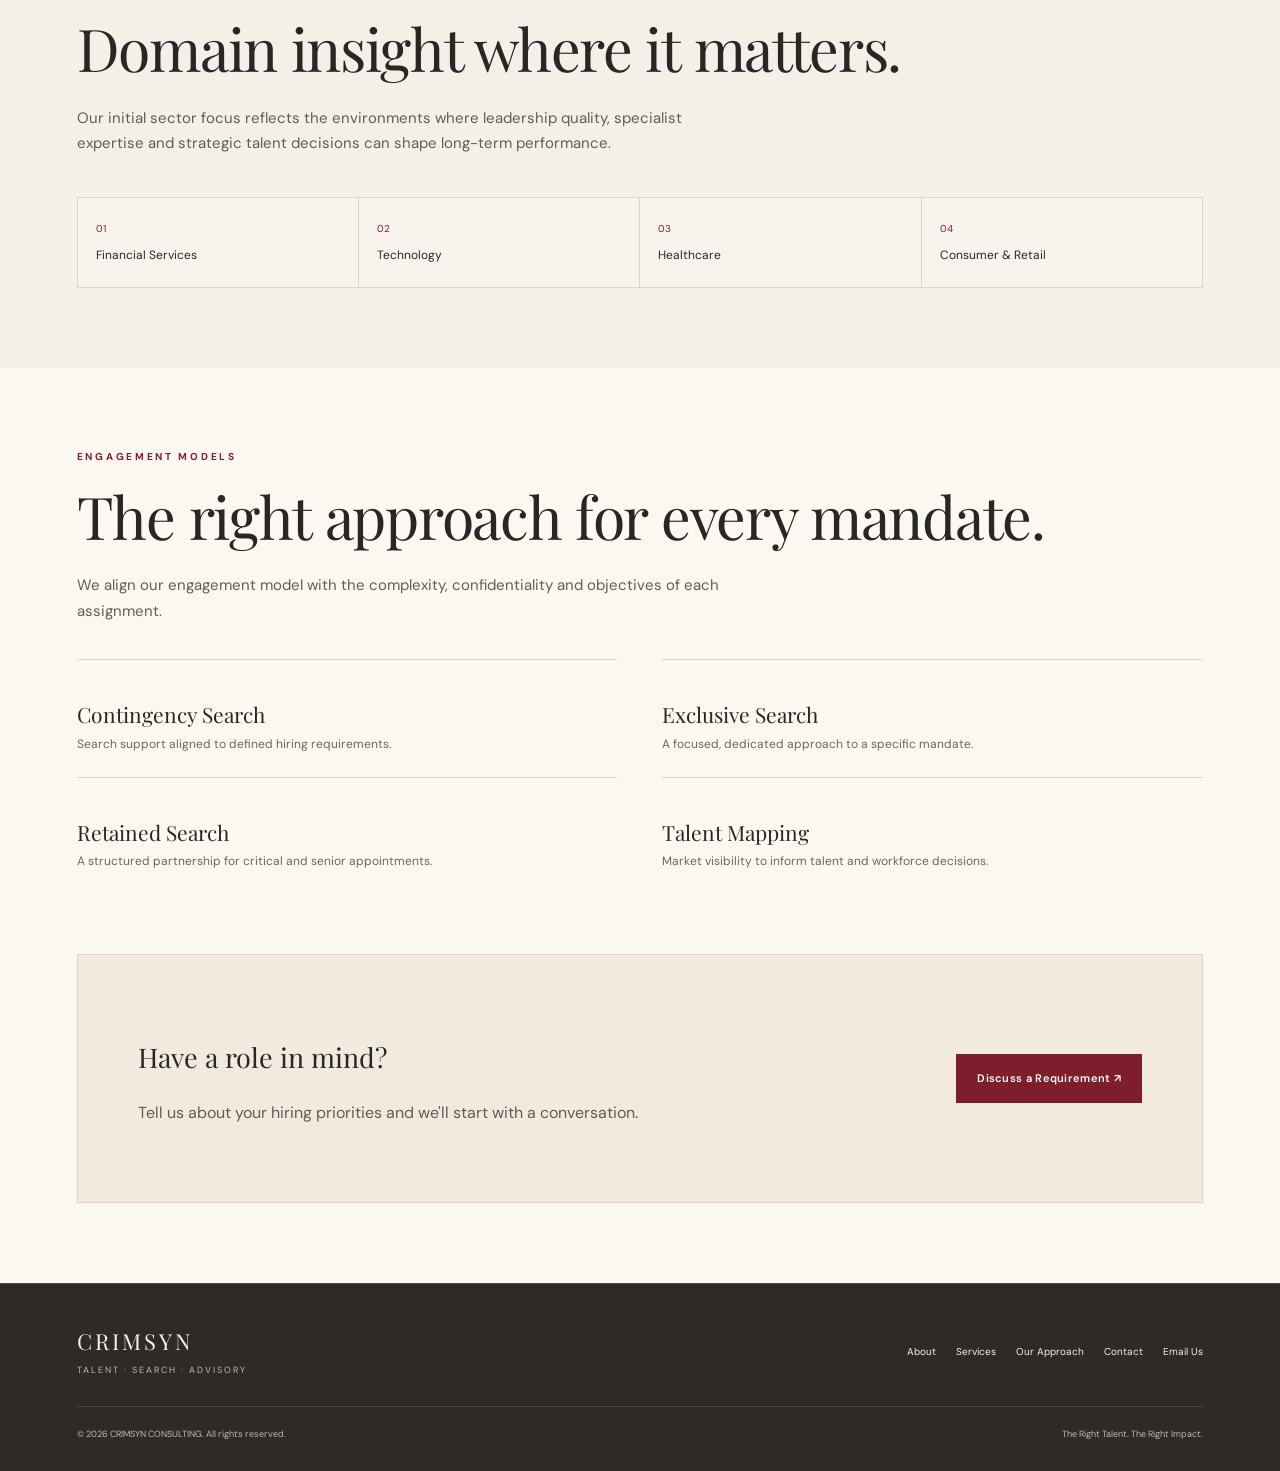
<file: services.html>
<!DOCTYPE html>
<html lang="en"><head><meta charset="UTF-8"><meta name="viewport" content="width=device-width, initial-scale=1.0"><meta name="theme-color" content="#292725"><meta name="description" content="Explore executive search, specialist talent search and talent advisory services from CRIMSYN CONSULTING."><title>Services | CRIMSYN CONSULTING</title><link rel="stylesheet" href="styles.css"></head><body>

<div class="topbar">Talent &nbsp; · &nbsp; Search &nbsp; · &nbsp; Advisory</div>
<header><div class="container nav">
  <a class="brand brand-wordmark" href="index.html" aria-label="CRIMSYN CONSULTING home"><span class="brand-name">CRIMSYN</span><span class="brand-subtitle">CONSULTING</span></a>
  <nav class="nav-links" aria-label="Main navigation">
    <a href="index.html" data-page="home">Home</a><a href="about.html" data-page="about">About</a><a href="services.html" data-page="services">Services</a><a href="approach.html" data-page="approach">Our Approach</a><a href="contact.html" class="nav-cta" data-page="contact">Let's Talk ↗</a>
  </nav>
</div></header>

<main>

<section class="page-hero" style="--page-image:url('https://images.unsplash.com/photo-1486406146926-c627a92ad1ab?auto=format&fit=crop&w=1800&q=85')"><div class="container"><div class="eyebrow">02 / What We Do</div><h1>Talent solutions with<br>purpose and precision.</h1><p>Search and advisory solutions shaped around business context, talent requirements and the impact each appointment needs to create.</p></div></section>
<section class="section dark"><div class="container"><div class="services-grid">
<article class="service-card reveal"><span class="service-number">01 / SEARCH</span><h3>Executive Search</h3><p>Targeted search for leadership talent that drives performance and growth.</p><ul><li>Executive and senior appointments</li><li>Leadership-critical mandates</li><li>Focused, discreet search</li></ul></article>
<article class="service-card reveal"><span class="service-number">02 / LEADERSHIP</span><h3>Board & Leadership Advisory</h3><p>Independent counsel on board effectiveness, composition and leadership strategy.</p><ul><li>Board composition perspectives</li><li>Leadership strategy</li><li>Board effectiveness advisory</li></ul></article>
<article class="service-card reveal"><span class="service-number">03 / TALENT STRATEGY</span><h3>Talent Strategy & Advisory</h3><p>Workforce planning and organisation design aligned to business goals.</p><ul><li>Talent strategy</li><li>Workforce planning</li><li>Organisation design</li></ul></article>
<article class="service-card reveal"><span class="service-number">04 / SUCCESSION</span><h3>Succession & Leadership Development</h3><p>Building leadership pipelines and future-ready organisations.</p><ul><li>Succession planning</li><li>Leadership pipeline development</li><li>Future leadership readiness</li></ul></article>
</div></div></section>
<section class="section functions"><div class="container"><div class="eyebrow">Target industries</div><h2>Domain insight where it matters.</h2><p class="section-intro">Our initial sector focus reflects the environments where leadership quality, specialist expertise and strategic talent decisions can shape long-term performance.</p><div class="function-grid"><div class="function-item"><span>01</span>Financial Services</div><div class="function-item"><span>02</span>Technology</div><div class="function-item"><span>03</span>Healthcare</div><div class="function-item"><span>04</span>Consumer & Retail</div></div></div></section>
<section class="section"><div class="container"><div class="eyebrow">Engagement models</div><h2>The right approach for every mandate.</h2><p class="section-intro">We align our engagement model with the complexity, confidentiality and objectives of each assignment.</p><div class="engagement-grid"><div class="engagement"><h3>Contingency Search</h3><p>Search support aligned to defined hiring requirements.</p></div><div class="engagement"><h3>Exclusive Search</h3><p>A focused, dedicated approach to a specific mandate.</p></div><div class="engagement"><h3>Retained Search</h3><p>A structured partnership for critical and senior appointments.</p></div><div class="engagement"><h3>Talent Mapping</h3><p>Market visibility to inform talent and workforce decisions.</p></div></div><div class="contact-panel"><div><h3>Have a role in mind?</h3><p class="muted">Tell us about your hiring priorities and we'll start with a conversation.</p></div><a class="button" href="contact.html">Discuss a Requirement ↗</a></div></div></section>

</main>

<footer><div class="container"><div class="footer-top">
  <a href="index.html" class="footer-brand">CRIMSYN<small>TALENT · SEARCH · ADVISORY</small></a>
  <nav class="footer-nav" aria-label="Footer navigation"><a href="about.html">About</a><a href="services.html">Services</a><a href="approach.html">Our Approach</a><a href="contact.html">Contact</a><a href="mailto:info@crimsynconsulting.com">Email Us</a></nav>
</div><div class="footer-bottom"><span>© 2026 CRIMSYN CONSULTING. All rights reserved.</span><span>The Right Talent. The Right Impact.</span></div></div></footer>
<script src="script.js"></script>
<script>
document.querySelectorAll('.nav-links a[data-page]').forEach(a=>{if(a.dataset.page==='services')a.classList.add('active')});
</script>

</body></html>
</file>
<file: styles.css>
@import url('https://fonts.googleapis.com/css2?family=DM+Sans:wght@400;500;600;700&family=Playfair+Display:wght@400;500;600;700&display=swap');

:root {
  --ivory: #f5f0e7;
  --paper: #fbf8f2;
  --ink: #292725;
  --muted: #766f66;
  --crimson: #7e1d2b;
  --wine: #551722;
  --gold: #b58b4b;
  --line: #ded4c5;
  --white: #fff;
}

* {
  box-sizing: border-box;
}

html {
  scroll-behavior: smooth;
  scroll-padding-top: 105px;
}

body {
  margin: 0;
  background: var(--paper);
  color: var(--ink);
  font-family: 'DM Sans', Arial, sans-serif;
  line-height: 1.7;
}

body:after {
  content: "";
  position: fixed;
  inset: 0;
  pointer-events: none;
  z-index: 50;
  opacity: .025;
  background-image: url("data:image/svg+xml,%3Csvg viewBox='0 0 180 180' xmlns='http://www.w3.org/2000/svg'%3E%3Cfilter id='n'%3E%3CfeTurbulence type='fractalNoise' baseFrequency='.9' numOctaves='3' stitchTiles='stitch'/%3E%3C/filter%3E%3Crect width='100%25' height='100%25' filter='url(%23n)' opacity='.2'/%3E%3C/svg%3E");
}

a {
  color: inherit;
  text-decoration: none;
}

.container {
  width: min(1180px, 88%);
  margin: auto;
}

.topbar {
  background: #302a26;
  color: #f4eadc;
  padding: 8px 0;
  text-align: center;
  font-size: 9px;
  letter-spacing: 3px;
  text-transform: uppercase;
  border-bottom: 1px solid rgba(181, 139, 75, .32);
}

header {
  position: sticky;
  top: 0;
  z-index: 20;
  background: rgba(251, 248, 242, .96);
  border-bottom: 1px solid var(--line);
  backdrop-filter: blur(18px);
}

.nav {
  min-height: 92px;
  display: flex;
  align-items: center;
  justify-content: space-between;
  gap: 30px;
}

.brand {
  display: flex;
  align-items: flex-start;
  justify-content: center;
  flex-direction: column;
  min-width: 0;
  line-height: 1;
}

.brand-wordmark {
  width: 180px;
  flex-shrink: 0;
}

.brand-name {
  font-family: 'Playfair Display', Georgia, serif;
  font-size: clamp(27px, 2.2vw, 35px);
  font-weight: 500;
  letter-spacing: -1.2px;
  color: var(--crimson);
  line-height: 1.05;
}

.brand-subtitle {
  display: block;
  margin-top: 4px;
  padding-top: 4px;
  border-top: 1px solid #bdb4a8;
  width: 100%;
  text-align: center;
  font-size: 10px;
  letter-spacing: 4px;
  color: #8c837a;
  line-height: 1.2;
}

.nav-links {
  display: flex;
  align-items: center;
  gap: clamp(14px, 2.2vw, 30px);
  font-size: 11px;
  letter-spacing: .2px;
  color: #39332f;
}

.nav-links a {
  position: relative;
  padding: 9px 0;
}

.nav-links a:not(.nav-cta):after {
  content: "";
  position: absolute;
  left: 0;
  bottom: 2px;
  width: 0;
  height: 1px;
  background: var(--crimson);
  transition: width .3s;
}

.nav-links a:hover:after,
.nav-links a.active:after {
  width: 100%;
}

.nav-cta,
.button {
  display: inline-flex;
  align-items: center;
  justify-content: center;
  gap: 10px;
  background: var(--crimson);
  color: white;
  padding: 14px 20px;
  font-size: 11px;
  font-weight: 600;
  letter-spacing: .3px;
  border: 1px solid var(--crimson);
  transition: background .25s, transform .25s;
}

.nav-cta:hover,
.button:hover {
  background: #5c1420;
  border-color: #5c1420;
  transform: translateY(-2px);
}

.eyebrow {
  font-size: 10px;
  font-weight: 700;
  letter-spacing: 2.7px;
  text-transform: uppercase;
  color: var(--crimson);
}

h1,
h2,
h3,
.serif {
  font-family: 'Playfair Display', Georgia, serif;
  font-weight: 400;
  line-height: 1.13;
}

h1 {
  font-size: clamp(48px, 7vw, 92px);
  letter-spacing: -2.8px;
  margin: 24px 0;
}

h2 {
  font-size: clamp(34px, 4.6vw, 59px);
  letter-spacing: -1.3px;
  margin: 18px 0 24px;
}

h3 {
  font-size: 27px;
}

p {
  margin-top: 0;
}

.muted,
.section-intro {
  color: #625c55;
}

.section-intro {
  max-width: 650px;
  font-size: 15px;
}

.section {
  padding: 80px 0;
  background: var(--paper);
}

.reveal {
  opacity: 0;
  transform: translateY(34px);
  transition: opacity 1s ease, transform 1s cubic-bezier(.16, 1, .3, 1);
}

.reveal.visible {
  opacity: 1;
  transform: translateY(0);
}

/* Homepage hero */

.hero {
  min-height: 700px;
  position: relative;
  overflow: hidden;
  background: var(--ivory);
  display: flex;
  align-items: center;
  border-bottom: 1px solid var(--line);
}

.hero:before {
  content: "";
  position: absolute;
  inset: 0 0 0 35%;
  background: linear-gradient(
    90deg,
    rgba(245, 240, 231, .98) 0%,
    rgba(245, 240, 231, .78) 22%,
    rgba(245, 240, 231, .12) 65%,
    rgba(245, 240, 231, .04) 100%
  ), url('https://images.unsplash.com/photo-1600607687939-ce8a6c25118c?auto=format&fit=crop&w=2000&q=90') center/cover;
  filter: saturate(.72) brightness(1.12);
  animation: heroZoom 22s cubic-bezier(.2, .7, .2, 1) infinite alternate;
}

.hero:after {
  content: "";
  position: absolute;
  right: 3%;
  top: 7%;
  width: min(38vw, 500px);
  height: 86%;
  background: url("Crimson%20Gold%20Luxury%20Consulting%20Logo.png") center/contain no-repeat;
  opacity: .045;
  mix-blend-mode: multiply;
  pointer-events: none;
}

.hero-content {
  position: relative;
  z-index: 1;
  max-width: 720px;
  padding: 100px 0;
}

.hero-copy {
  max-width: 570px;
  color: #625c55;
  font-size: 16px;
}

.hero-actions {
  display: flex;
  align-items: center;
  gap: 28px;
  flex-wrap: wrap;
  margin-top: 32px;
}

.text-link {
  font-size: 11px;
  font-weight: 700;
  border-bottom: 1px solid var(--crimson);
  padding-bottom: 5px;
}

.hero-foot {
  display: flex;
  gap: 26px;
  flex-wrap: wrap;
  border-top: 1px solid var(--line);
  margin-top: 76px;
  padding-top: 18px;
  color: #766f66;
  font-size: 9px;
  letter-spacing: 1.7px;
  text-transform: uppercase;
}

.cover-rule {
  height: 2px;
  width: 70px;
  background: var(--gold);
  margin: 0 0 20px;
}

.cover-tagline {
  font-size: clamp(17px, 2vw, 23px);
  letter-spacing: .2px;
  color: var(--ink);
  margin: 0 0 20px;
}

.crimson-dot {
  color: #bd2943;
  padding: 0 4px;
}

.hero-caption {
  position: absolute;
  right: 30px;
  top: 50%;
  writing-mode: vertical-rl;
  transform: translateY(-50%);
  font-size: 8px;
  letter-spacing: 3px;
  text-transform: uppercase;
  color: #6d655d;
  z-index: 2;
}

/* Hero cover: warm ivory, refined typography */

.hero.hero-cover {
  min-height: min(850px, calc(100svh - 105px));
  min-height: max(690px, min(850px, calc(100svh - 105px)));
  background: #f4f0e8 !important;
  color: #292827 !important;
  isolation: isolate;
  border-bottom: 1px solid rgba(80, 70, 60, .14) !important;
}

.hero.hero-cover:before {
  content: "";
  position: absolute;
  z-index: 0;
  inset: 0;
  background: linear-gradient(
    90deg,
    #f4f0e8 0%,
    rgba(244, 240, 232, .97) 43%,
    rgba(244, 240, 232, .84) 100%
  ) !important;
  background-image: none !important;
  filter: none !important;
  animation: none !important;
  transform: none !important;
}

.hero.hero-cover:after {
  content: "";
  position: absolute;
  z-index: 0;
  right: 3%;
  top: 7%;
  bottom: auto;
  width: min(38vw, 500px);
  height: 86%;
  background: url("Crimson%20Gold%20Luxury%20Consulting%20Logo.png") center/contain no-repeat !important;
  opacity: .035 !important;
  mix-blend-mode: multiply;
  clip-path: none !important;
  pointer-events: none;
}

.hero.hero-cover .hero-content {
  max-width: 800px;
  padding: clamp(74px, 10vh, 118px) 0 62px;
  z-index: 1;
}

.hero.hero-cover .eyebrow {
  font-size: 10px;
  letter-spacing: 4px;
  color: #8d2035 !important;
  margin-bottom: 24px;
}

.hero.hero-cover .cover-wordmark {
  font-size: clamp(45px, 5.8vw, 78px);
  line-height: 1.02;
  letter-spacing: -2.8px;
  margin: 0 0 26px;
  color: #292827 !important;
  text-wrap: balance;
  text-shadow: none !important;
}

.hero.hero-cover .cover-wordmark span {
  font-size: 1em;
  letter-spacing: -2.3px;
  color: var(--crimson);
}

.hero.hero-cover .hero-copy {
  max-width: 530px;
  color: #625d56 !important;
  font-size: 14px;
  line-height: 1.9;
}

.hero.hero-cover .hero-actions {
  margin-top: 28px;
  gap: 25px;
}

.hero.hero-cover .hero-foot {
  margin-top: 50px;
  padding-top: 17px;
  border-color: rgba(80, 70, 60, .18) !important;
  color: #756e65 !important;
  gap: 20px;
}

.hero.hero-cover .hero-caption {
  color: rgba(70, 60, 52, .38);
}

@keyframes heroZoom {
  from { transform: scale(1); }
  to { transform: scale(1.07); }
}

@keyframes staircaseReveal {
  from {
    opacity: .15;
    transform: translateX(28px) scale(1.025);
    filter: blur(5px);
  }
  to {
    opacity: 1;
    transform: translateX(0) scale(1);
    filter: blur(0);
  }
}

/* Two-column content sections */

.split {
  display: grid;
  grid-template-columns: .85fr 1.15fr;
  gap: clamp(40px, 8vw, 110px);
  align-items: start;
  background-image: none !important;
}

.large-copy {
  font: clamp(21px, 2.3vw, 29px)/1.65 'Playfair Display', serif;
}

/* Dark sections and service cards */

.dark {
  background: #551722;
  color: var(--ivory);
}

.dark h2,
.dark h3 {
  color: var(--ivory);
}

.dark .eyebrow {
  color: #e1c08a;
}

.dark .section-intro,
.dark .muted {
  color: #e0d2c9;
}

.services-heading {
  display: flex;
  justify-content: space-between;
  gap: 45px;
  align-items: end;
  margin-bottom: 48px;
}

.services-grid {
  display: grid;
  grid-template-columns: repeat(3, 1fr);
  border-top: 1px solid rgba(245, 240, 231, .25);
}

.service-card {
  padding: 34px 28px 22px 0;
  border-bottom: 1px solid rgba(245, 240, 231, .25);
  transition: background .3s;
}

.service-card + .service-card {
  padding-left: 28px;
  border-left: 1px solid rgba(245, 240, 231, .25);
}

.service-number {
  color: #e1c08a;
  font-size: 10px;
  letter-spacing: 2px;
}

.service-card h3 {
  font-size: 31px;
  margin: 24px 0 15px;
}

.service-card p,
.service-card ul {
  color: #e0d2c9;
  font-size: 12px;
}

.service-card li {
  margin-bottom: 7px;
}

.service-card ul {
  padding-left: 17px;
}

/* Target industries */

.functions {
  background: var(--ivory);
  color: var(--ink);
}

.function-grid {
  display: grid;
  grid-template-columns: repeat(4, 1fr);
  margin-top: 40px;
  border-top: 1px solid var(--line);
  border-left: 1px solid var(--line);
}

.function-item {
  padding: 22px 18px;
  border-right: 1px solid var(--line);
  border-bottom: 1px solid var(--line);
  background: rgba(255, 255, 255, .24);
  font-size: 12px;
  color: #292725 !important;
}

.function-item span {
  display: block;
  color: var(--crimson);
  font-size: 10px;
  margin-bottom: 8px;
}

.engagement-grid {
  display: grid;
  grid-template-columns: repeat(2, 1fr);
  gap: 0 45px;
  margin-top: 35px;
}

.engagement {
  padding: 22px 0;
  border-top: 1px solid var(--line);
}

.engagement h3 {
  font-size: 21px;
  margin-bottom: 7px;
}

.engagement p {
  color: #6d655d;
  font-size: 12px;
  margin: 0;
}

/* Values and process grids */

.values {
  display: grid;
  grid-template-columns: repeat(5, 1fr);
  border-top: 1px solid var(--line);
  margin-top: 48px;
}

.value {
  padding: 20px 10px 0 0;
  font-size: 11px;
  font-weight: 600;
  color: var(--ink);
}

.value span {
  display: block;
  color: var(--gold);
  font-size: 10px;
  margin-bottom: 8px;
}

.process-grid {
  display: grid;
  grid-template-columns: repeat(5, 1fr);
  margin-top: 50px;
  border-top: 1px solid var(--line);
}

.process-step {
  padding: 24px 15px 0 0;
}

.process-step + .process-step {
  padding-left: 17px;
  border-left: 1px solid var(--line);
}

.process-step span {
  color: var(--crimson);
  font-size: 10px;
  letter-spacing: 2px;
}

.process-step h3 {
  font-family: 'DM Sans', sans-serif;
  font-size: 14px;
  font-weight: 700;
  margin: 14px 0 8px;
}

.process-step p {
  color: #6d655d;
  font-size: 12px;
}

/* Image band — retained for other pages */

.image-band {
  display: grid;
  grid-template-columns: 1fr 1fr;
  min-height: 390px;
  background: var(--wine);
  color: var(--ivory);
}

.image-band-visual {
  min-height: 390px;
  background-image: linear-gradient(
    0deg,
    rgba(54, 20, 26, .05),
    rgba(54, 20, 26, 0)
  ), url('https://images.unsplash.com/photo-1600607687920-4e2a09cf159d?auto=format&fit=crop&w=1400&q=90');
  background-position: center;
  background-size: cover;
  filter: saturate(.75) brightness(1.12);
  transition: transform .7s;
}

.image-band-copy {
  padding: clamp(38px, 7vw, 85px);
  align-self: center;
}

.image-band-copy .eyebrow {
  color: #e1c08a;
}

.image-band-copy p {
  color: #d9cfd0;
}

/* Brand quotation */

.statement {
  background: linear-gradient(115deg, #641725, #842538 62%, #6b1a29);
  color: #fff;
  padding: 90px 0;
  position: relative;
  overflow: hidden;
}

.statement blockquote {
  max-width: 900px;
  margin: 0;
  font: clamp(31px, 4.8vw, 60px)/1.25 'Playfair Display', serif;
  color: #fff;
}

.statement p {
  margin: 25px 0 0;
  font-size: 10px;
  letter-spacing: 2px;
  text-transform: uppercase;
  color: #f1dde0;
}

/* Page headers */

.page-hero {
  position: relative;
  overflow: hidden;
  min-height: 460px;
  display: flex;
  align-items: flex-end;
  background: var(--ivory);
  color: var(--ink);
  padding: 100px 0 82px;
  border-bottom: 1px solid rgba(181, 139, 75, .2);
}

.page-hero:before {
  content: "";
  position: absolute;
  inset: 0;
  background: linear-gradient(
    90deg,
    rgba(245, 240, 231, .97) 0%,
    rgba(245, 240, 231, .82) 43%,
    rgba(245, 240, 231, .22) 100%
  ), var(--page-image, linear-gradient(135deg, #e8dfd0, #9f8970));
  background-size: cover;
  background-position: center;
  filter: saturate(.72) brightness(1.08);
  transform: scale(1.02);
  animation: heroZoom 18s ease-in-out infinite alternate;
}

.page-hero:after {
  content: "";
  position: absolute;
  right: 0;
  bottom: 0;
  width: 15%;
  height: 22%;
  background: var(--crimson);
  clip-path: polygon(100% 0, 100% 100%, 0 100%);
  opacity: .86;
  pointer-events: none;
}

.page-hero .container {
  position: relative;
  z-index: 1;
}

.page-hero h1 {
  font-size: clamp(49px, 6.8vw, 83px);
  letter-spacing: -2.5px;
  max-width: 850px;
  color: var(--ink);
}

.page-hero p {
  line-height: 1.9;
  max-width: 590px;
  color: #625c55;
}

.page-hero .eyebrow {
  color: var(--crimson);
}

/* Contact forms */

.contact-grid {
  display: grid;
  grid-template-columns: 1fr 1fr;
  gap: 60px;
  margin-top: 45px;
}

.contact-box {
  border-top: 1px solid var(--line);
  padding-top: 22px;
}

.contact-box .label {
  display: block;
  color: #766f66;
  font-size: 9px;
  letter-spacing: 1.8px;
  text-transform: uppercase;
  margin-bottom: 8px;
}

.contact-box a {
  overflow-wrap: anywhere;
}

.contact-box a:hover {
  color: var(--crimson);
}

.contact-panel,
.enquiry-wrap {
  background: #f2eadf;
  border: 1px solid var(--line);
}

.contact-panel {
  padding: clamp(30px, 5vw, 60px);
  margin-top: 60px;
  display: flex;
  align-items: center;
  justify-content: space-between;
  gap: 30px;
}

.enquiry-wrap {
  padding: clamp(25px, 4vw, 45px);
}

.enquiry-form {
  display: grid;
  gap: 9px;
}

.enquiry-form label {
  font-size: 11px;
  font-weight: 600;
  margin-top: 8px;
  color: #766f66;
}

.enquiry-form input:not([type=checkbox]),
.enquiry-form select,
.enquiry-form textarea {
  width: 100%;
  font: 13px 'DM Sans', sans-serif;
  color: var(--ink);
  background: #fffdf9;
  border: 1px solid #d8cbb9;
  border-radius: 0;
  padding: 13px 12px;
  outline: none;
}

.enquiry-form input:focus,
.enquiry-form select:focus,
.enquiry-form textarea:focus {
  border-color: var(--crimson);
}

.enquiry-form .consent {
  display: flex;
  align-items: flex-start;
  gap: 10px;
  font-weight: 400;
  line-height: 1.5;
}

.consent input {
  margin-top: 4px;
  accent-color: var(--crimson);
}

.privacy-note,
.form-message {
  font-size: 10px;
  color: #766f66;
}

.enquiry-form .button {
  cursor: pointer;
  margin-top: 10px;
  width: 100%;
}

/* Footer */

footer {
  background: #302a26;
  color: var(--ivory);
  padding: 42px 0 28px;
  border-top: 1px solid rgba(181, 139, 75, .25);
}

.footer-top {
  display: flex;
  justify-content: space-between;
  gap: 30px;
  align-items: center;
}

.footer-brand {
  font: 22px 'Playfair Display', serif;
  letter-spacing: 3px;
}

.footer-brand small {
  display: block;
  color: #beb8b1;
  font: 9px 'DM Sans', sans-serif;
  letter-spacing: 2px;
  margin-top: 8px;
}

.footer-nav {
  display: flex;
  flex-wrap: wrap;
  gap: 20px;
  font-size: 10px;
}

.footer-nav a:hover {
  color: #e1c08a;
}

.footer-bottom {
  display: flex;
  justify-content: space-between;
  gap: 20px;
  border-top: 1px solid #4a4743;
  padding-top: 20px;
  margin-top: 30px;
  color: #beb8b1;
  font-size: 9px;
}

/* Remove the old oversized watermark and image from the quotation */

.statement:before,
.statement:after {
  content: none !important;
  display: none !important;
  background-image: none !important;
}

/* Responsive layout */

@media (max-width: 850px) {
  .nav {
    align-items: flex-start;
    padding: 12px 0 17px;
    flex-direction: column;
    gap: 8px;
  }

  .brand-logo {
    width: 160px;
    height: 68px;
  }

  .nav-links {
    gap: 17px;
    flex-wrap: wrap;
  }

  .nav-cta {
    padding: 9px 12px;
  }

  .hero {
    min-height: 630px;
  }

  .hero-content {
    padding: 80px 0;
  }

  .hero.hero-cover {
    min-height: 760px;
    min-height: max(720px, calc(100svh - 145px));
  }

  .hero.hero-cover:before {
    inset: 0;
    background: linear-gradient(
      180deg,
      rgba(245, 240, 231, .98) 0%,
      rgba(245, 240, 231, .92) 42%,
      rgba(245, 240, 231, .38) 76%,
      rgba(245, 240, 231, .1) 100%
    ) !important;
    background-image: none !important;
    filter: none !important;
    animation: none !important;
  }

  .hero.hero-cover:after {
    right: -8%;
    top: 18%;
    width: 65vw;
    height: 68%;
    opacity: .045 !important;
    background-image: url("Crimson%20Gold%20Luxury%20Consulting%20Logo.png") !important;
  }

  .hero.hero-cover .hero-content {
    padding: 62px 0 44px;
  }

  .hero.hero-cover .cover-wordmark {
    font-size: clamp(42px, 8.8vw, 68px);
    letter-spacing: -2px;
  }

  .hero.hero-cover .cover-wordmark span {
    letter-spacing: -1.7px;
  }

  .hero.hero-cover .hero-foot {
    margin-top: 35px;
  }

  .hero-caption {
    right: 12px;
    top: auto;
    bottom: 26%;
    font-size: 7px;
  }

  .section {
    padding: 75px 0;
  }

  .split {
    grid-template-columns: 1fr;
    gap: 20px;
  }

  .values {
    grid-template-columns: repeat(3, 1fr);
    row-gap: 18px;
  }

  .services-heading {
    display: block;
  }

  .services-grid {
    grid-template-columns: 1fr;
  }

  .service-card,
  .service-card + .service-card {
    padding: 27px 0;
    border-left: 0;
  }

  .process-grid {
    grid-template-columns: repeat(2, 1fr);
    row-gap: 12px;
  }

  .process-step,
  .process-step + .process-step {
    padding: 20px 12px 0 0;
    border-left: 0;
  }

  .function-grid {
    grid-template-columns: repeat(2, 1fr);
  }

  .image-band {
    grid-template-columns: 1fr;
  }

  .image-band-visual {
    min-height: 260px;
  }

  .contact-grid {
    grid-template-columns: 1fr;
    gap: 28px;
  }

  .contact-panel,
  .footer-top,
  .footer-bottom {
    align-items: flex-start;
    flex-direction: column;
  }

  .page-hero {
    min-height: 400px;
    padding: 75px 0 60px;
  }
}

@media (max-width: 480px) {
  .container {
    width: 90%;
  }

  .nav-links {
    font-size: 10px;
    gap: 12px;
  }

  .hero h1 {
    font-size: 45px;
  }

  .hero-copy {
    font-size: 14px;
  }

  .hero-foot {
    gap: 10px;
  }

  .hero.hero-cover {
    min-height: 760px;
  }

  .hero.hero-cover:before {
    background: linear-gradient(
      180deg,
      #f4f0e8 0%,
      rgba(244, 240, 232, .98) 50%,
      rgba(244, 240, 232, .9) 100%
    ) !important;
    background-image: none !important;
  }

  .hero.hero-cover:after {
    right: -15%;
    top: 22%;
    width: 75vw;
    height: 60%;
    opacity: .04 !important;
  }

  .hero.hero-cover .cover-wordmark {
    font-size: clamp(39px, 10vw, 54px);
    letter-spacing: -1.7px;
  }

  .hero.hero-cover .cover-wordmark span {
    letter-spacing: -1.4px;
  }

  .hero.hero-cover .hero-copy {
    font-size: 13px;
    max-width: 96%;
  }

  .hero.hero-cover .hero-foot {
    font-size: 8px;
    gap: 9px;
  }

  .hero.hero-cover .hero-actions {
    align-items: flex-start;
    flex-direction: column;
    gap: 17px;
  }

  .hero-caption {
    display: none;
  }

  .values {
    grid-template-columns: repeat(2, 1fr);
  }

  .process-grid {
    grid-template-columns: 1fr;
  }

  .function-grid {
    grid-template-columns: repeat(2, 1fr);
  }

  .engagement-grid {
    grid-template-columns: 1fr;
  }

  .footer-nav {
    gap: 14px;
  }

  .page-hero h1 {
    font-size: 46px;
  }

  .contact-panel .button {
    width: 100%;
  }
}

@media (prefers-reduced-motion: reduce) {
  *,
  *:before,
  *:after {
    animation: none !important;
    transition: none !important;
    scroll-behavior: auto !important;
  }

  .reveal {
    opacity: 1;
    transform: none;
  }
}

/* FINAL FIX: keep industry names readable on the ivory background */

.functions .function-item {
  color: #292725 !important;
}
</file>
